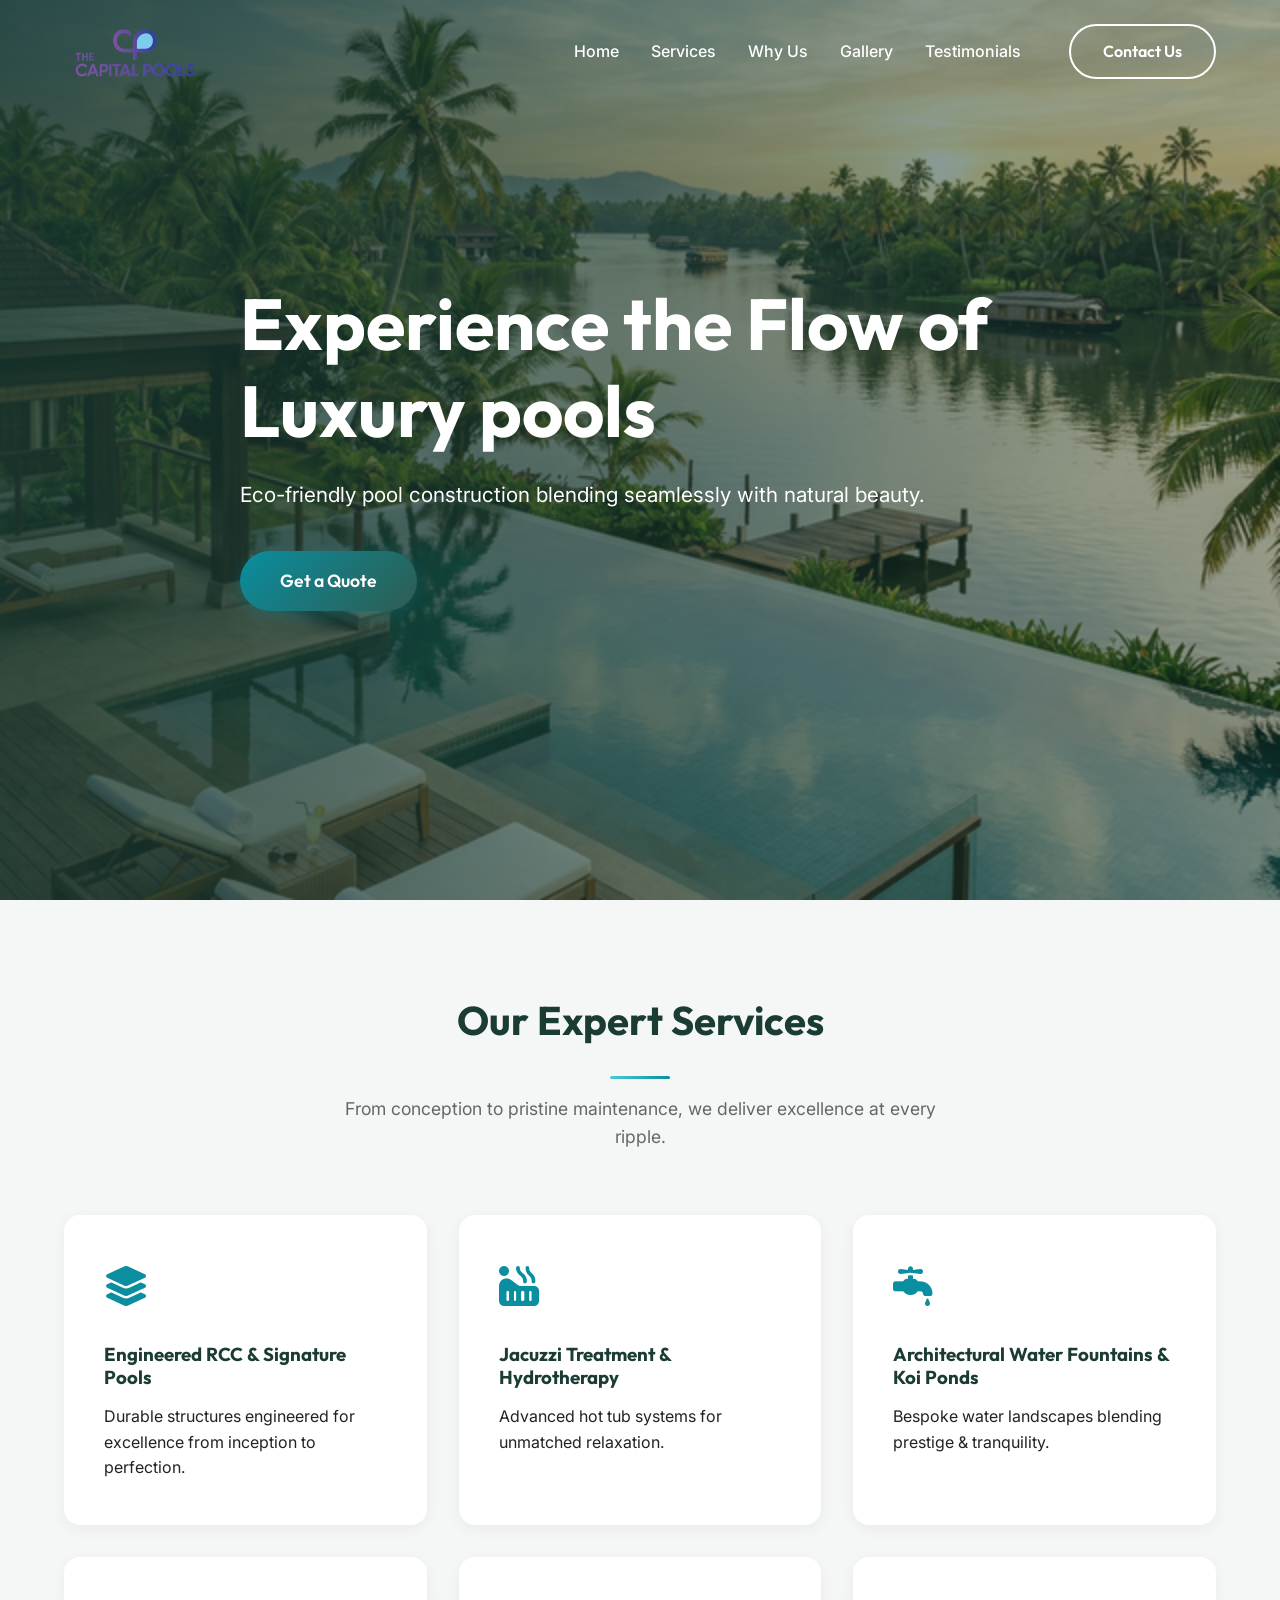
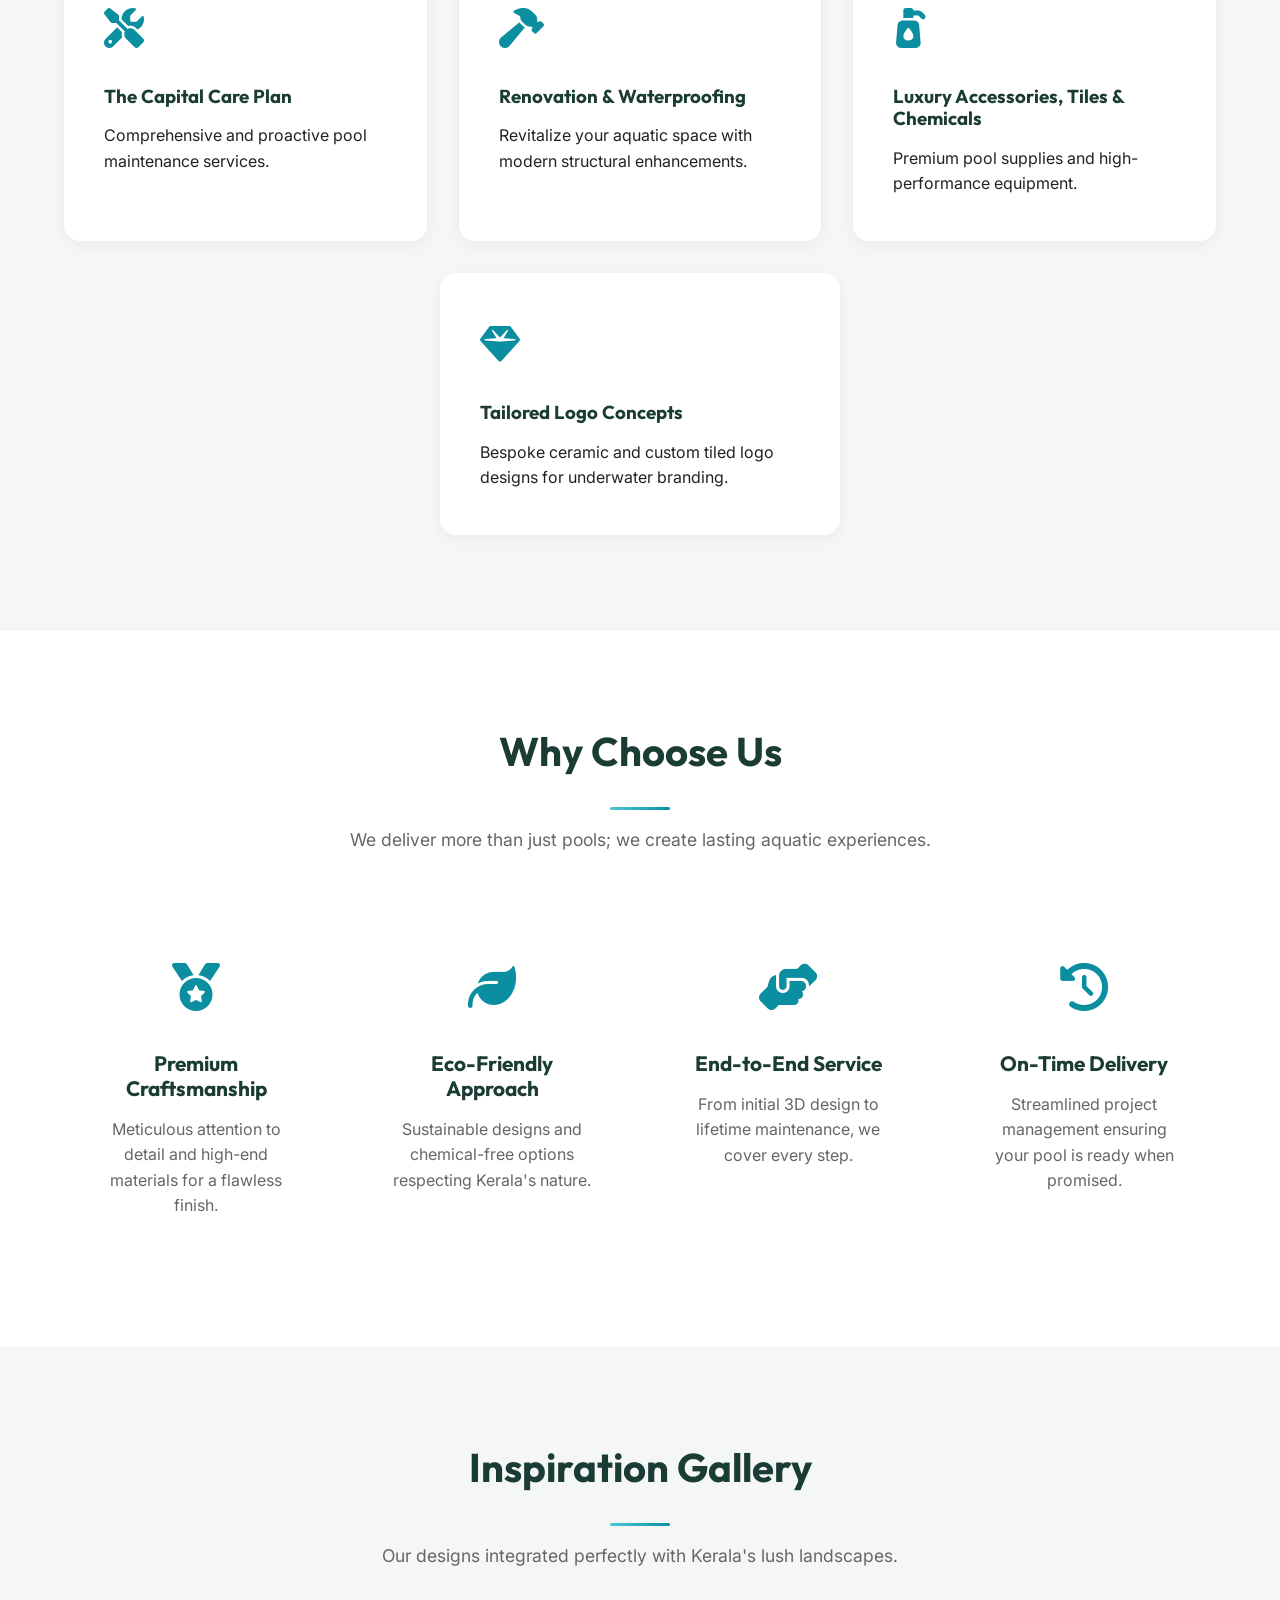
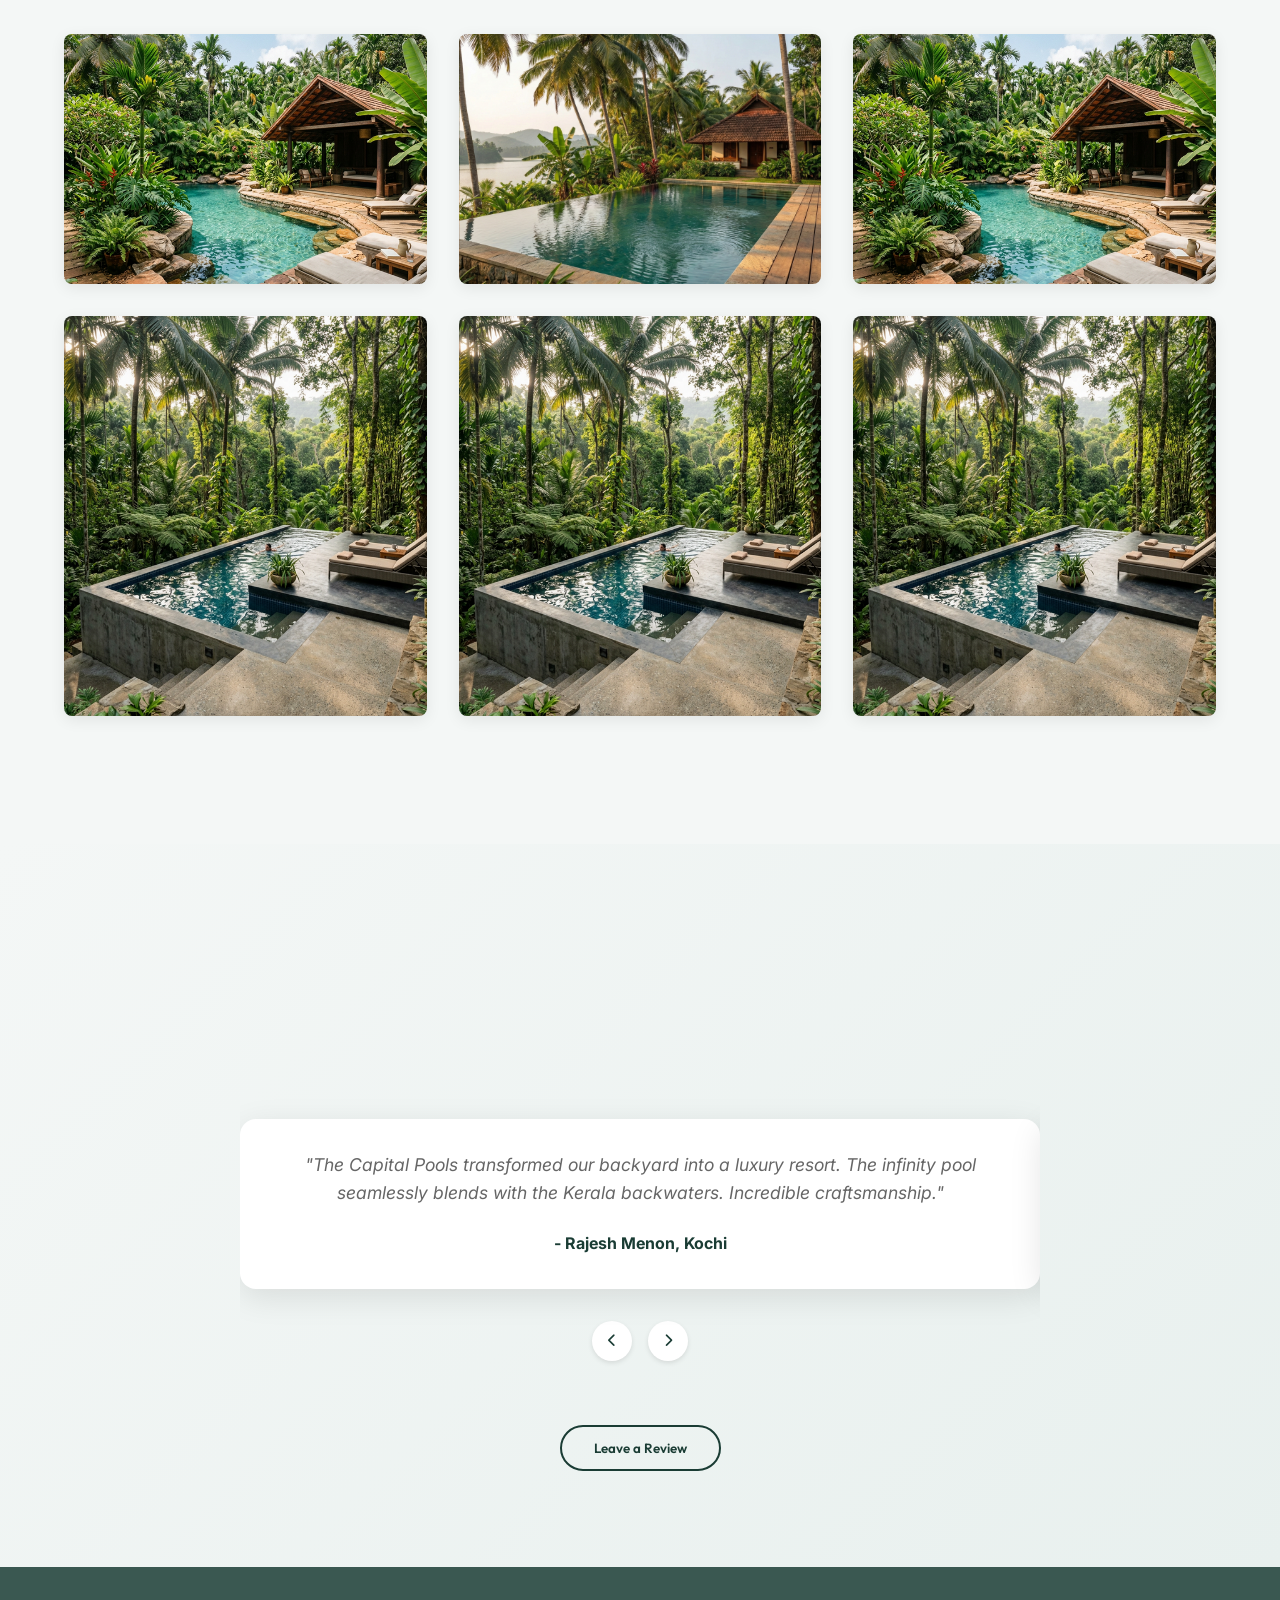
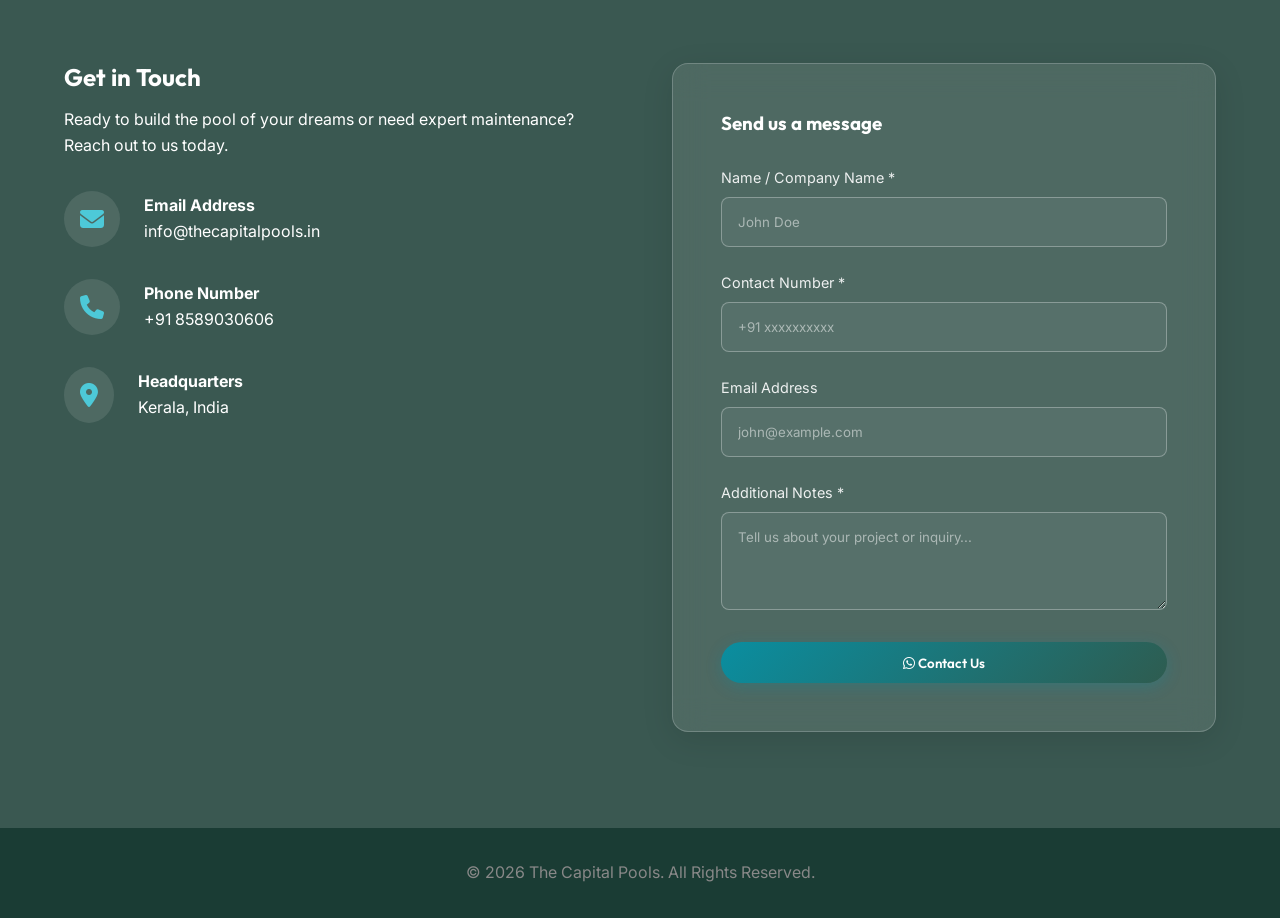
<file: index.html>
<!DOCTYPE html>
<html lang="en">

<head>
    <meta charset="UTF-8">
    <meta name="viewport" content="width=device-width, initial-scale=1.0">
    <title>The Capital Pools | Premium Pool Construction in Kerala</title>
    <meta name="description"
        content="Premium pool construction and maintenance company based in Kerala, India. Luxury infinity pools, bio-pools, and expert pool care.">
    <!-- Google Fonts -->
    <link rel="preconnect" href="https://fonts.googleapis.com">
    <link rel="preconnect" href="https://fonts.gstatic.com" crossorigin>
    <link
        href="https://fonts.googleapis.com/css2?family=Inter:wght@300;400;500;600&family=Outfit:wght@400;500;700&display=swap"
        rel="stylesheet">
    <!-- Main CSS -->
    <link rel="stylesheet" href="styles.css">
    <!-- FontAwesome for Icons -->
    <link rel="stylesheet" href="https://cdnjs.cloudflare.com/ajax/libs/font-awesome/6.4.0/css/all.min.css">
</head>

<body>
    <!-- Navbar -->
    <header class="navbar">
        <div class="container nav-content">
            <a href="#" class="logo">
                <img src="assets/logo.png" alt="The Capital Pools" class="logo-img">
            </a>
            <button class="mobile-menu-btn" aria-label="Toggle navigation">
                <i class="fa-solid fa-bars"></i>
            </button>
            <nav class="nav-links">
                <a href="#home">Home</a>
                <a href="#services">Services</a>
                <a href="#why-choose-us">Why Us</a>
                <a href="#gallery">Gallery</a>
                <a href="#testimonials">Testimonials</a>
            </nav>
            <a href="#contact" class="btn btn-outline">Contact Us</a>
        </div>
    </header>

    <!-- 1. Hero Section -->
    <section id="home" class="hero parallax-bg">
        <div class="hero-overlay"></div>
        <div class="container hero-content fade-in-up">
            <h1 class="hero-title">Experience the Flow of Luxury pools</h1>
            <p class="hero-subtitle">Eco-friendly pool construction blending seamlessly with natural beauty.
            </p>
            <a href="#contact" class="btn btn-primary btn-large glow-effect">Get a Quote</a>
        </div>
    </section>

    <!-- 2. Our Services -->
    <section id="services" class="section services">
        <div class="container">
            <div class="section-header text-center fade-in-up">
                <h2 class="section-title">Our Expert Services</h2>
                <div class="divider"></div>
                <p class="section-desc">From conception to pristine maintenance, we deliver excellence at every ripple.
                </p>
            </div>

            <div class="services-grid">
                <!-- Service 1 -->
                <a href="pools.html" style="text-decoration: none; color: inherit; display: block;">
                    <div class="service-card float-hover slide-up">
                        <div class="service-icon"><i class="fa-solid fa-layer-group"></i></div>
                        <h3>Engineered RCC & Signature Pools</h3>
                        <p>Durable structures engineered for excellence from inception to perfection.</p>
                    </div>
                </a>
                <!-- Service 2 -->
                <a href="jacuzzi.html" style="text-decoration: none; color: inherit; display: block;">
                    <div class="service-card float-hover slide-up" style="transition-delay: 0.1s;">
                        <div class="service-icon"><i class="fa-solid fa-hot-tub-person"></i></div>
                        <h3>Jacuzzi Treatment & Hydrotherapy</h3>
                        <p>Advanced hot tub systems for unmatched relaxation.</p>
                    </div>
                </a>
                <!-- Service 3 -->
                <a href="fountains.html" style="text-decoration: none; color: inherit; display: block;">
                    <div class="service-card float-hover slide-up" style="transition-delay: 0.2s;">
                        <div class="service-icon"><i class="fa-solid fa-faucet-drip"></i></div>
                        <h3>Architectural Water Fountains & Koi Ponds</h3>
                        <p>Bespoke water landscapes blending prestige & tranquility.</p>
                    </div>
                </a>
                <!-- Service 4 -->
                <a href="maintenance.html" style="text-decoration: none; color: inherit; display: block;">
                    <div class="service-card float-hover slide-up" style="transition-delay: 0.3s;">
                        <div class="service-icon"><i class="fa-solid fa-screwdriver-wrench"></i></div>
                        <h3>The Capital Care Plan</h3>
                        <p>Comprehensive and proactive pool maintenance services.</p>
                    </div>
                </a>
                <!-- Service 5 -->
                <a href="renovation.html" style="text-decoration: none; color: inherit; display: block;">
                    <div class="service-card float-hover slide-up" style="transition-delay: 0.4s;">
                        <div class="service-icon"><i class="fa-solid fa-hammer"></i></div>
                        <h3>Renovation & Waterproofing</h3>
                        <p>Revitalize your aquatic space with modern structural enhancements.</p>
                    </div>
                </a>
                <!-- Service 6 -->
                <a href="supply.html" style="text-decoration: none; color: inherit; display: block;">
                    <div class="service-card float-hover slide-up" style="transition-delay: 0.5s;">
                        <div class="service-icon"><i class="fa-solid fa-pump-soap"></i></div>
                        <h3>Luxury Accessories, Tiles & Chemicals</h3>
                        <p>Premium pool supplies and high-performance equipment.</p>
                    </div>
                </a>
                <!-- Service 7 -->
                <a href="logos.html" style="text-decoration: none; color: inherit; display: block;">
                    <div class="service-card float-hover slide-up" style="transition-delay: 0.6s;">
                        <div class="service-icon"><i class="fa-solid fa-gem"></i></div>
                        <h3>Tailored Logo Concepts</h3>
                        <p>Bespoke ceramic and custom tiled logo designs for underwater branding.</p>
                    </div>
                </a>
            </div>
        </div>
    </section>

    <!-- Why Choose Us -->
    <section id="why-choose-us" class="section why-choose-us section-light">
        <div class="container">
            <div class="section-header text-center fade-in-up">
                <h2 class="section-title">Why Choose Us</h2>
                <div class="divider"></div>
                <p class="section-desc">We deliver more than just pools; we create lasting aquatic experiences.</p>
            </div>

            <div class="features-grid">
                <div class="feature-item fade-in-up">
                    <div class="feature-icon"><i class="fa-solid fa-medal"></i></div>
                    <h3>Premium Craftsmanship</h3>
                    <p>Meticulous attention to detail and high-end materials for a flawless finish.</p>
                </div>
                <div class="feature-item fade-in-up" style="transition-delay: 0.1s;">
                    <div class="feature-icon"><i class="fa-solid fa-leaf"></i></div>
                    <h3>Eco-Friendly Approach</h3>
                    <p>Sustainable designs and chemical-free options respecting Kerala's nature.</p>
                </div>
                <div class="feature-item fade-in-up" style="transition-delay: 0.2s;">
                    <div class="feature-icon"><i class="fa-solid fa-handshake-angle"></i></div>
                    <h3>End-to-End Service</h3>
                    <p>From initial 3D design to lifetime maintenance, we cover every step.</p>
                </div>
                <div class="feature-item fade-in-up" style="transition-delay: 0.3s;">
                    <div class="feature-icon"><i class="fa-solid fa-clock-rotate-left"></i></div>
                    <h3>On-Time Delivery</h3>
                    <p>Streamlined project management ensuring your pool is ready when promised.</p>
                </div>
            </div>
        </div>
    </section>

    <!-- 3. Inspiration Gallery -->
    <section id="gallery" class="section gallery">
        <div class="container">
            <div class="section-header text-center fade-in-up">
                <h2 class="section-title">Inspiration Gallery</h2>
                <div class="divider"></div>
                <p class="section-desc">Our designs integrated perfectly with Kerala's lush landscapes.</p>
            </div>

            <div class="masonry-grid fade-in">
                <!-- Gallery Items injected by generation or placeholders -->
                <div class="masonry-item">
                    <div class="img-placeholder" style="background-image: url('assets/gallery1.png');"></div>
                </div>
                <div class="masonry-item">
                    <div class="img-placeholder" style="background-image: url('assets/gallery2.png');"></div>
                </div>
                <div class="masonry-item">
                    <div class="img-placeholder" style="background-image: url('assets/gallery3.png');"></div>
                </div>
                <div class="masonry-item">
                    <div class="img-placeholder" style="background-image: url('assets/gallery4.png');"></div>
                </div>
                <div class="masonry-item">
                    <div class="img-placeholder" style="background-image: url('assets/gallery5.png');"></div>
                </div>
                <div class="masonry-item">
                    <div class="img-placeholder" style="background-image: url('assets/gallery6.png');"></div>
                </div>
            </div>
        </div>
    </section>

    <!-- 4. Testimonials -->
    <section id="testimonials" class="section testimonials">
        <div class="container">
            <div class="section-header text-center fade-in-up">
                <h2 class="section-title">What Our Clients Say</h2>
                <div class="divider"></div>
            </div>

            <div class="carousel-container slide-up">
                <div class="carousel-track" id="testimonialTrack">
                    <!-- Dynamic Items -->
                </div>
                <div class="carousel-controls">
                    <button class="carousel-btn" id="prevBtn"><i class="fa-solid fa-chevron-left"></i></button>
                    <button class="carousel-btn" id="nextBtn"><i class="fa-solid fa-chevron-right"></i></button>
                </div>
            </div>

            <div class="text-center mt-4 fade-in-up">
                <button id="openReviewModal" class="btn btn-outline">Leave a Review</button>
            </div>
        </div>
    </section>

    <!-- 5. Contact Us & WhatsApp Integration -->
    <section id="contact" class="section contact parallax-contact">
        <div class="contact-overlay"></div>
        <div class="container contact-container fade-in">
            <div class="contact-info float-layer">
                <h2>Get in Touch</h2>
                <p>Ready to build the pool of your dreams or need expert maintenance? Reach out to us today.</p>

                <div class="info-item">
                    <i class="fa-solid fa-envelope"></i>
                    <div>
                        <strong>Email Address</strong>
                        <p>info@thecapitalpools.in</p>
                    </div>
                </div>
                <div class="info-item">
                    <i class="fa-solid fa-phone"></i>
                    <div>
                        <strong>Phone Number</strong>
                        <p>+91 8589030606</p>
                    </div>
                </div>
                <div class="info-item">
                    <i class="fa-solid fa-location-dot"></i>
                    <div>
                        <strong>Headquarters</strong>
                        <p>Kerala, India</p>
                    </div>
                </div>
            </div>

            <div class="contact-form-wrapper float-layer glassmorphism">
                <form id="whatsappForm" class="contact-form">
                    <h3>Send us a message</h3>
                    <div class="form-group">
                        <label for="name">Name / Company Name *</label>
                        <input type="text" id="name" required placeholder="John Doe">
                    </div>
                    <div class="form-group">
                        <label for="phone">Contact Number *</label>
                        <input type="tel" id="phone" required placeholder="+91 xxxxxxxxxx">
                    </div>
                    <div class="form-group">
                        <label for="email">Email Address</label>
                        <input type="email" id="email" placeholder="john@example.com">
                    </div>
                    <div class="form-group">
                        <label for="notes">Additional Notes *</label>
                        <textarea id="notes" rows="4" required
                            placeholder="Tell us about your project or inquiry..."></textarea>
                    </div>
                    <button type="submit" class="btn btn-primary btn-block glow-effect">
                        <i class="fa-brands fa-whatsapp"></i> Contact Us
                    </button>
                </form>
            </div>
        </div>
    </section>

    <!-- Footer -->
    <footer class="footer">
        <div class="container text-center">
            <p>&copy; 2026 The Capital Pools. All Rights Reserved.</p>
        </div>
    </footer>

    <!-- Review Modal -->
    <div id="reviewModal" class="modal">
        <div class="modal-content glassmorphism">
            <span class="close-btn">&times;</span>
            <h2>Leave a Review</h2>
            <form id="reviewForm" class="contact-form">
                <div class="form-group">
                    <label for="reviewName">Your Name</label>
                    <input type="text" id="reviewName" required>
                </div>
                <div class="form-group">
                    <label for="reviewText">Your Review</label>
                    <textarea id="reviewText" rows="4" required></textarea>
                </div>
                <button type="button" id="submitReview" class="btn btn-primary btn-block">Submit Review</button>
            </form>
        </div>
    </div>

    <!-- Main JS -->
    <script src="script.js"></script>
</body>

</html>
</file>
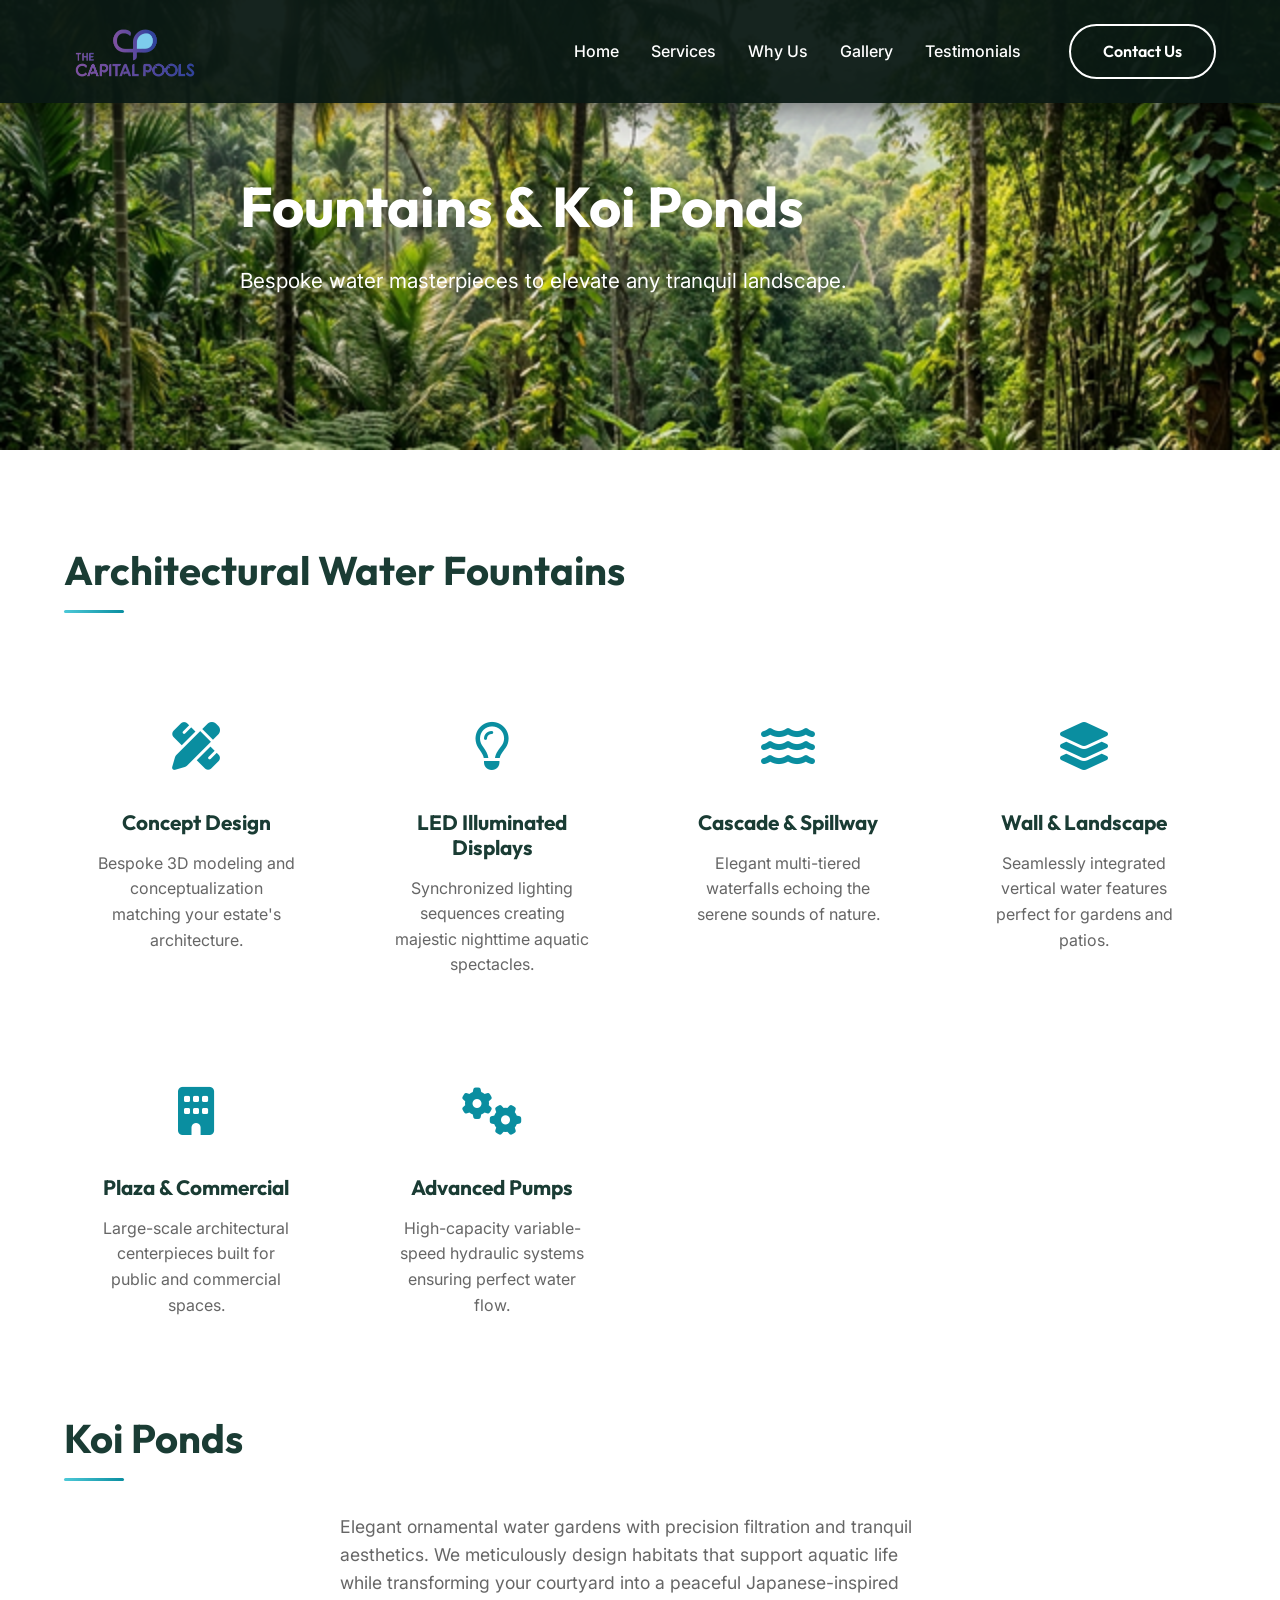
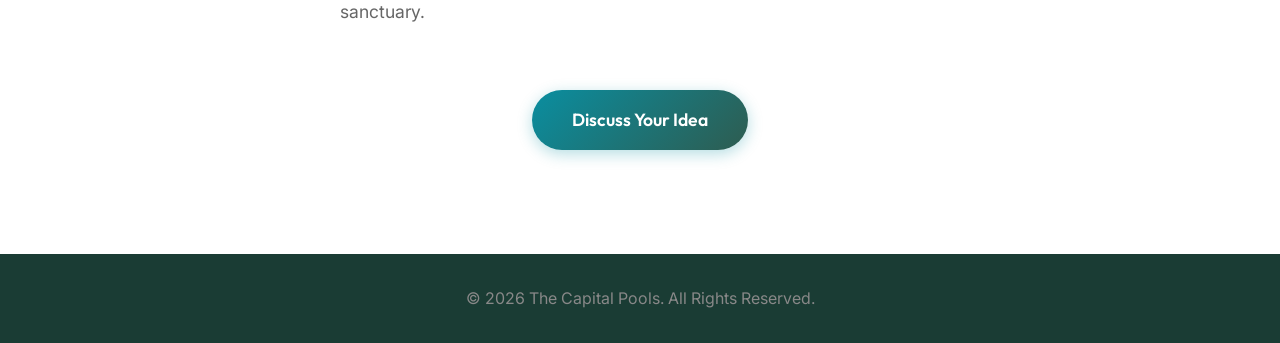
<file: fountains.html>
<!DOCTYPE html>
<html lang="en">

<head>
    <meta charset="UTF-8">
    <meta name="viewport" content="width=device-width, initial-scale=1.0">
    <title>Architectural Water Fountains & Koi Ponds | The Capital Pools</title>
    <meta name="description"
        content="Beautiful architectural water fountains and elegant Koi ponds by The Capital Pools.">
    <!-- Google Fonts -->
    <link rel="preconnect" href="https://fonts.googleapis.com">
    <link rel="preconnect" href="https://fonts.gstatic.com" crossorigin>
    <link
        href="https://fonts.googleapis.com/css2?family=Inter:wght@300;400;500;600&family=Outfit:wght@400;500;700&display=swap"
        rel="stylesheet">
    <!-- Main CSS -->
    <link rel="stylesheet" href="styles.css">
    <!-- FontAwesome for Icons -->
    <link rel="stylesheet" href="https://cdnjs.cloudflare.com/ajax/libs/font-awesome/6.4.0/css/all.min.css">
</head>

<body>
    <!-- Navbar -->
    <header class="navbar" style="background: rgba(10, 25, 20, 0.95); box-shadow: 0 4px 30px rgba(0, 0, 0, 0.5);">
        <div class="container nav-content">
            <a href="index.html" class="logo">
                <img src="assets/logo.png" alt="The Capital Pools" class="logo-img">
            </a>
            <button class="mobile-menu-btn" aria-label="Toggle navigation">
                <i class="fa-solid fa-bars"></i>
            </button>
            <nav class="nav-links">
                <a href="index.html#home">Home</a>
                <a href="index.html#services">Services</a>
                <a href="index.html#why-choose-us">Why Us</a>
                <a href="index.html#gallery">Gallery</a>
                <a href="index.html#testimonials">Testimonials</a>
            </nav>
            <a href="index.html#contact" class="btn btn-outline">Contact Us</a>
        </div>
    </header>

    <!-- Hero Section -->
    <section class="hero parallax-bg"
        style="height: 50vh; display: flex; align-items: center; background-position: center; background-size: cover; background-image: url('assets/gallery2.png');">
        <div class="hero-overlay"
            style="background: linear-gradient(to top, var(--bg-primary), rgba(10, 25, 20, 0.6));"></div>
        <div class="container hero-content fade-in-up" style="margin-top: 60px;">
            <h1 class="hero-title" style="font-size: 3.5rem;">Fountains & Koi Ponds</h1>
            <p class="hero-subtitle">Bespoke water masterpieces to elevate any tranquil landscape.</p>
        </div>
    </section>

    <!-- Content Section -->
    <section class="section section-light">
        <div class="container fade-in-up">
            <div class="section-header fade-in-up">
                <h2 class="section-title">Architectural Water Fountains</h2>
                <div class="divider" style="margin: 0 auto 2rem 0;"></div>
            </div>
            <div class="features-grid mb-5">
                <div class="feature-item fade-in-up">
                    <div class="feature-icon"><i class="fa-solid fa-pen-ruler"></i></div>
                    <h3>Concept Design</h3>
                    <p>Bespoke 3D modeling and conceptualization matching your estate's architecture.</p>
                </div>
                <div class="feature-item fade-in-up" style="transition-delay: 0.1s;">
                    <div class="feature-icon"><i class="fa-regular fa-lightbulb"></i></div>
                    <h3>LED Illuminated Displays</h3>
                    <p>Synchronized lighting sequences creating majestic nighttime aquatic spectacles.</p>
                </div>
                <div class="feature-item fade-in-up" style="transition-delay: 0.2s;">
                    <div class="feature-icon"><i class="fa-solid fa-water"></i></div>
                    <h3>Cascade & Spillway</h3>
                    <p>Elegant multi-tiered waterfalls echoing the serene sounds of nature.</p>
                </div>
                <div class="feature-item fade-in-up" style="transition-delay: 0.3s;">
                    <div class="feature-icon"><i class="fa-solid fa-layer-group"></i></div>
                    <h3>Wall & Landscape</h3>
                    <p>Seamlessly integrated vertical water features perfect for gardens and patios.</p>
                </div>
                <div class="feature-item fade-in-up" style="transition-delay: 0.4s;">
                    <div class="feature-icon"><i class="fa-solid fa-building"></i></div>
                    <h3>Plaza & Commercial</h3>
                    <p>Large-scale architectural centerpieces built for public and commercial spaces.</p>
                </div>
                <div class="feature-item fade-in-up" style="transition-delay: 0.5s;">
                    <div class="feature-icon"><i class="fa-solid fa-gears"></i></div>
                    <h3>Advanced Pumps</h3>
                    <p>High-capacity variable-speed hydraulic systems ensuring perfect water flow.</p>
                </div>
            </div>

            <div class="section-header fade-in-up" style="margin-top: 4rem;">
                <h2 class="section-title">Koi Ponds</h2>
                <div class="divider" style="margin: 0 auto 2rem 0;"></div>
                <p class="section-desc text-left">Elegant ornamental water gardens with precision filtration and
                    tranquil aesthetics. We meticulously design habitats that support aquatic life while transforming
                    your courtyard into a peaceful Japanese-inspired sanctuary.</p>
            </div>

            <div class="text-center" style="margin-top: 4rem;">
                <a href="index.html#contact" class="btn btn-primary btn-large glow-effect">Discuss Your Idea</a>
            </div>
        </div>
    </section>

    <!-- Footer -->
    <footer class="footer">
        <div class="container text-center">
            <p>&copy; 2026 The Capital Pools. All Rights Reserved.</p>
        </div>
    </footer>

    <!-- Main JS -->
    <script src="script.js"></script>
</body>

</html>
</file>
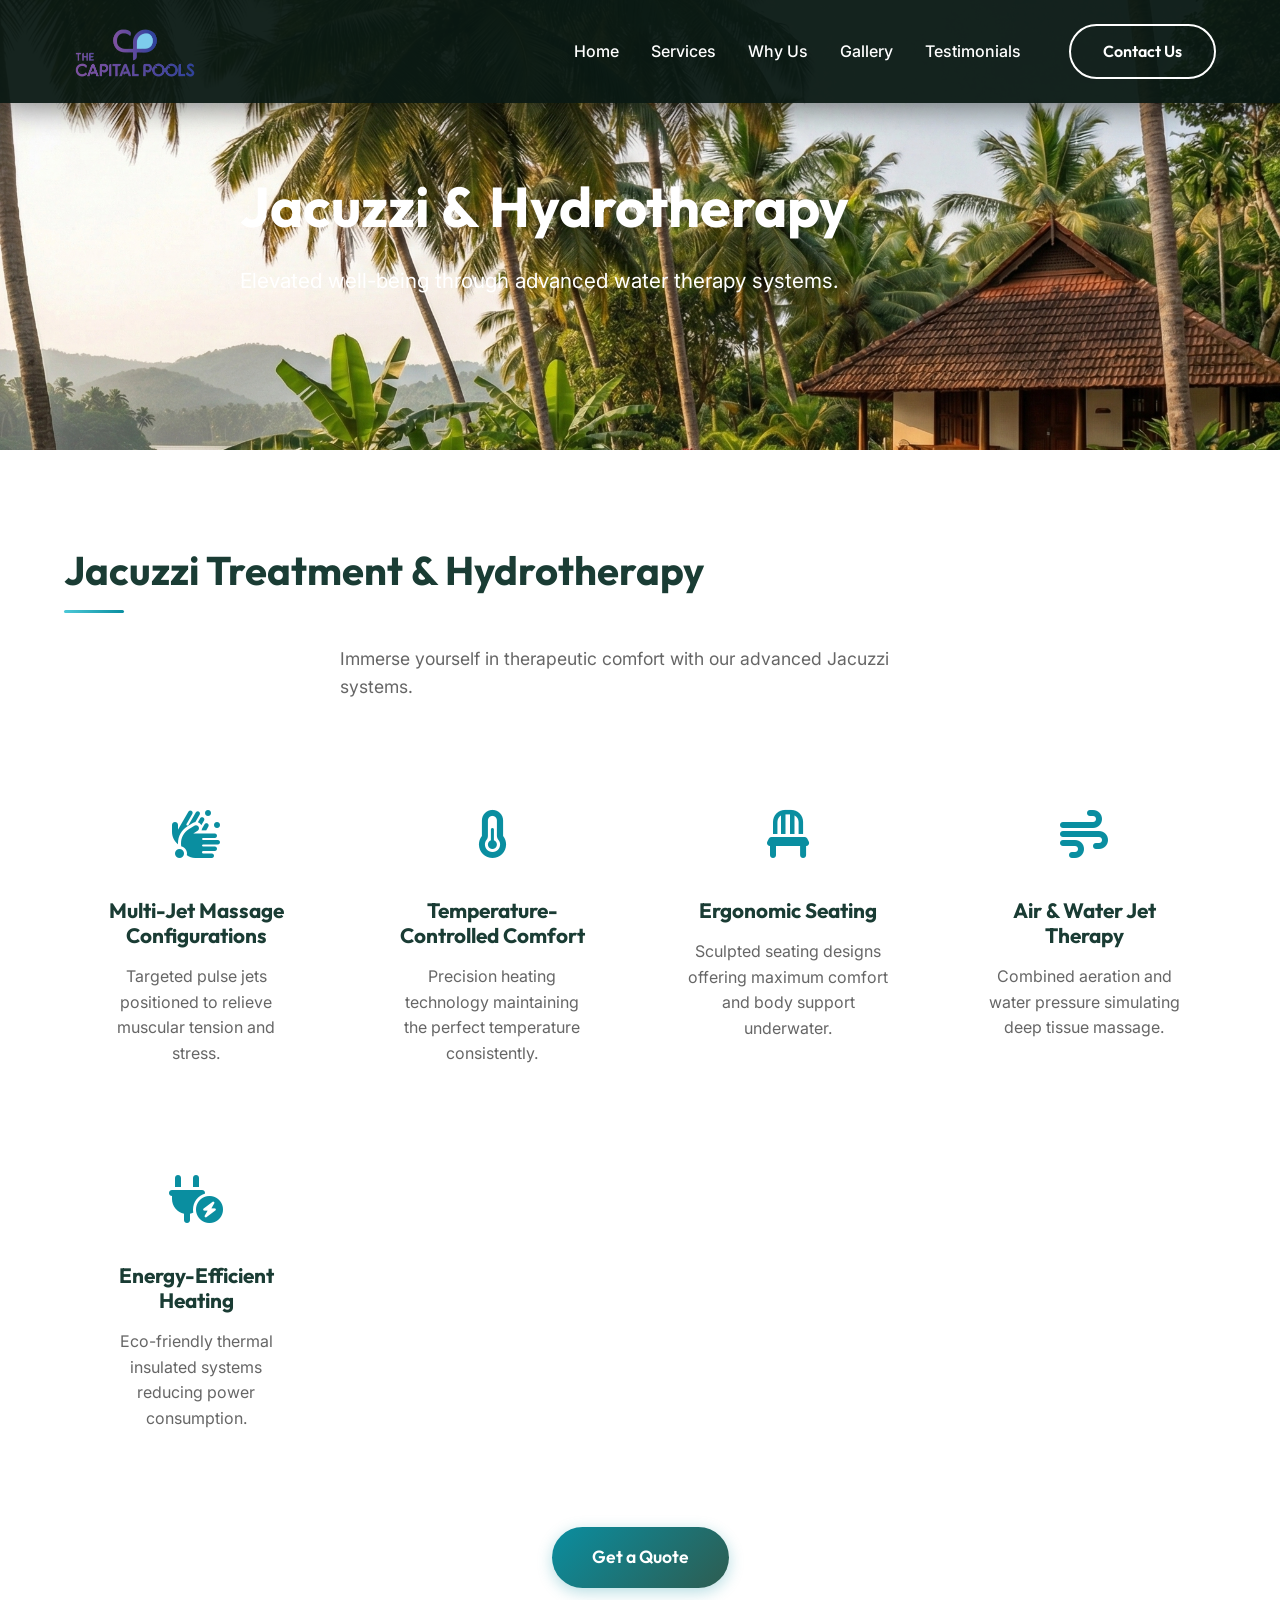
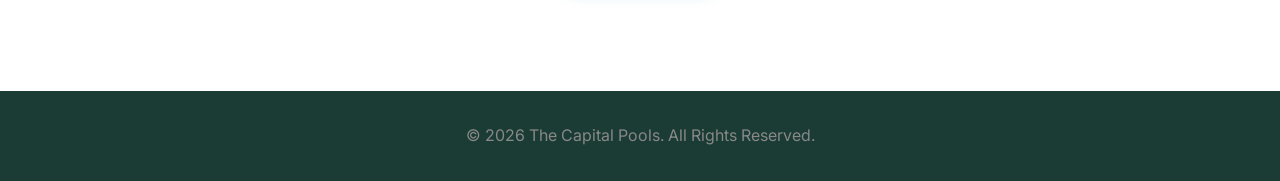
<file: jacuzzi.html>
<!DOCTYPE html>
<html lang="en">

<head>
    <meta charset="UTF-8">
    <meta name="viewport" content="width=device-width, initial-scale=1.0">
    <title>Jacuzzi Treatment & Hydrotherapy | The Capital Pools</title>
    <meta name="description" content="Jacuzzi installation and premium hydrotherapy treatments by The Capital Pools.">
    <!-- Google Fonts -->
    <link rel="preconnect" href="https://fonts.googleapis.com">
    <link rel="preconnect" href="https://fonts.gstatic.com" crossorigin>
    <link
        href="https://fonts.googleapis.com/css2?family=Inter:wght@300;400;500;600&family=Outfit:wght@400;500;700&display=swap"
        rel="stylesheet">
    <!-- Main CSS -->
    <link rel="stylesheet" href="styles.css">
    <!-- FontAwesome for Icons -->
    <link rel="stylesheet" href="https://cdnjs.cloudflare.com/ajax/libs/font-awesome/6.4.0/css/all.min.css">
</head>

<body>
    <!-- Navbar -->
    <header class="navbar" style="background: rgba(10, 25, 20, 0.95); box-shadow: 0 4px 30px rgba(0, 0, 0, 0.5);">
        <div class="container nav-content">
            <a href="index.html" class="logo">
                <img src="assets/logo.png" alt="The Capital Pools" class="logo-img">
            </a>
            <button class="mobile-menu-btn" aria-label="Toggle navigation">
                <i class="fa-solid fa-bars"></i>
            </button>
            <nav class="nav-links">
                <a href="index.html#home">Home</a>
                <a href="index.html#services">Services</a>
                <a href="index.html#why-choose-us">Why Us</a>
                <a href="index.html#gallery">Gallery</a>
                <a href="index.html#testimonials">Testimonials</a>
            </nav>
            <a href="index.html#contact" class="btn btn-outline">Contact Us</a>
        </div>
    </header>

    <!-- Hero Section -->
    <section class="hero parallax-bg"
        style="height: 50vh; display: flex; align-items: center; background-position: center; background-size: cover; background-image: url('assets/gallery3.png');">
        <div class="hero-overlay"
            style="background: linear-gradient(to top, var(--bg-primary), rgba(10, 25, 20, 0.6));"></div>
        <div class="container hero-content fade-in-up" style="margin-top: 60px;">
            <h1 class="hero-title" style="font-size: 3.5rem;">Jacuzzi & Hydrotherapy</h1>
            <p class="hero-subtitle">Elevated well-being through advanced water therapy systems.</p>
        </div>
    </section>

    <!-- Content Section -->
    <section class="section section-light">
        <div class="container fade-in-up">
            <div class="section-header fade-in-up">
                <h2 class="section-title">Jacuzzi Treatment & Hydrotherapy</h2>
                <div class="divider" style="margin: 0 auto 2rem 0;"></div>
                <p class="section-desc text-left">Immerse yourself in therapeutic comfort with our advanced Jacuzzi
                    systems.</p>
            </div>
            <div class="features-grid">
                <div class="feature-item fade-in-up">
                    <div class="feature-icon"><i class="fa-solid fa-hands-bubbles"></i></div>
                    <h3>Multi-Jet Massage Configurations</h3>
                    <p>Targeted pulse jets positioned to relieve muscular tension and stress.</p>
                </div>
                <div class="feature-item fade-in-up" style="transition-delay: 0.1s;">
                    <div class="feature-icon"><i class="fa-solid fa-temperature-half"></i></div>
                    <h3>Temperature-Controlled Comfort</h3>
                    <p>Precision heating technology maintaining the perfect temperature consistently.</p>
                </div>
                <div class="feature-item fade-in-up" style="transition-delay: 0.2s;">
                    <div class="feature-icon"><i class="fa-solid fa-chair"></i></div>
                    <h3>Ergonomic Seating</h3>
                    <p>Sculpted seating designs offering maximum comfort and body support underwater.</p>
                </div>
                <div class="feature-item fade-in-up" style="transition-delay: 0.3s;">
                    <div class="feature-icon"><i class="fa-solid fa-wind"></i></div>
                    <h3>Air & Water Jet Therapy</h3>
                    <p>Combined aeration and water pressure simulating deep tissue massage.</p>
                </div>
                <div class="feature-item fade-in-up" style="transition-delay: 0.4s;">
                    <div class="feature-icon"><i class="fa-solid fa-plug-circle-bolt"></i></div>
                    <h3>Energy-Efficient Heating</h3>
                    <p>Eco-friendly thermal insulated systems reducing power consumption.</p>
                </div>
            </div>

            <div class="text-center" style="margin-top: 4rem;">
                <a href="index.html#contact" class="btn btn-primary btn-large glow-effect">Get a Quote</a>
            </div>
        </div>
    </section>

    <!-- Footer -->
    <footer class="footer">
        <div class="container text-center">
            <p>&copy; 2026 The Capital Pools. All Rights Reserved.</p>
        </div>
    </footer>

    <!-- Main JS -->
    <script src="script.js"></script>
</body>

</html>
</file>
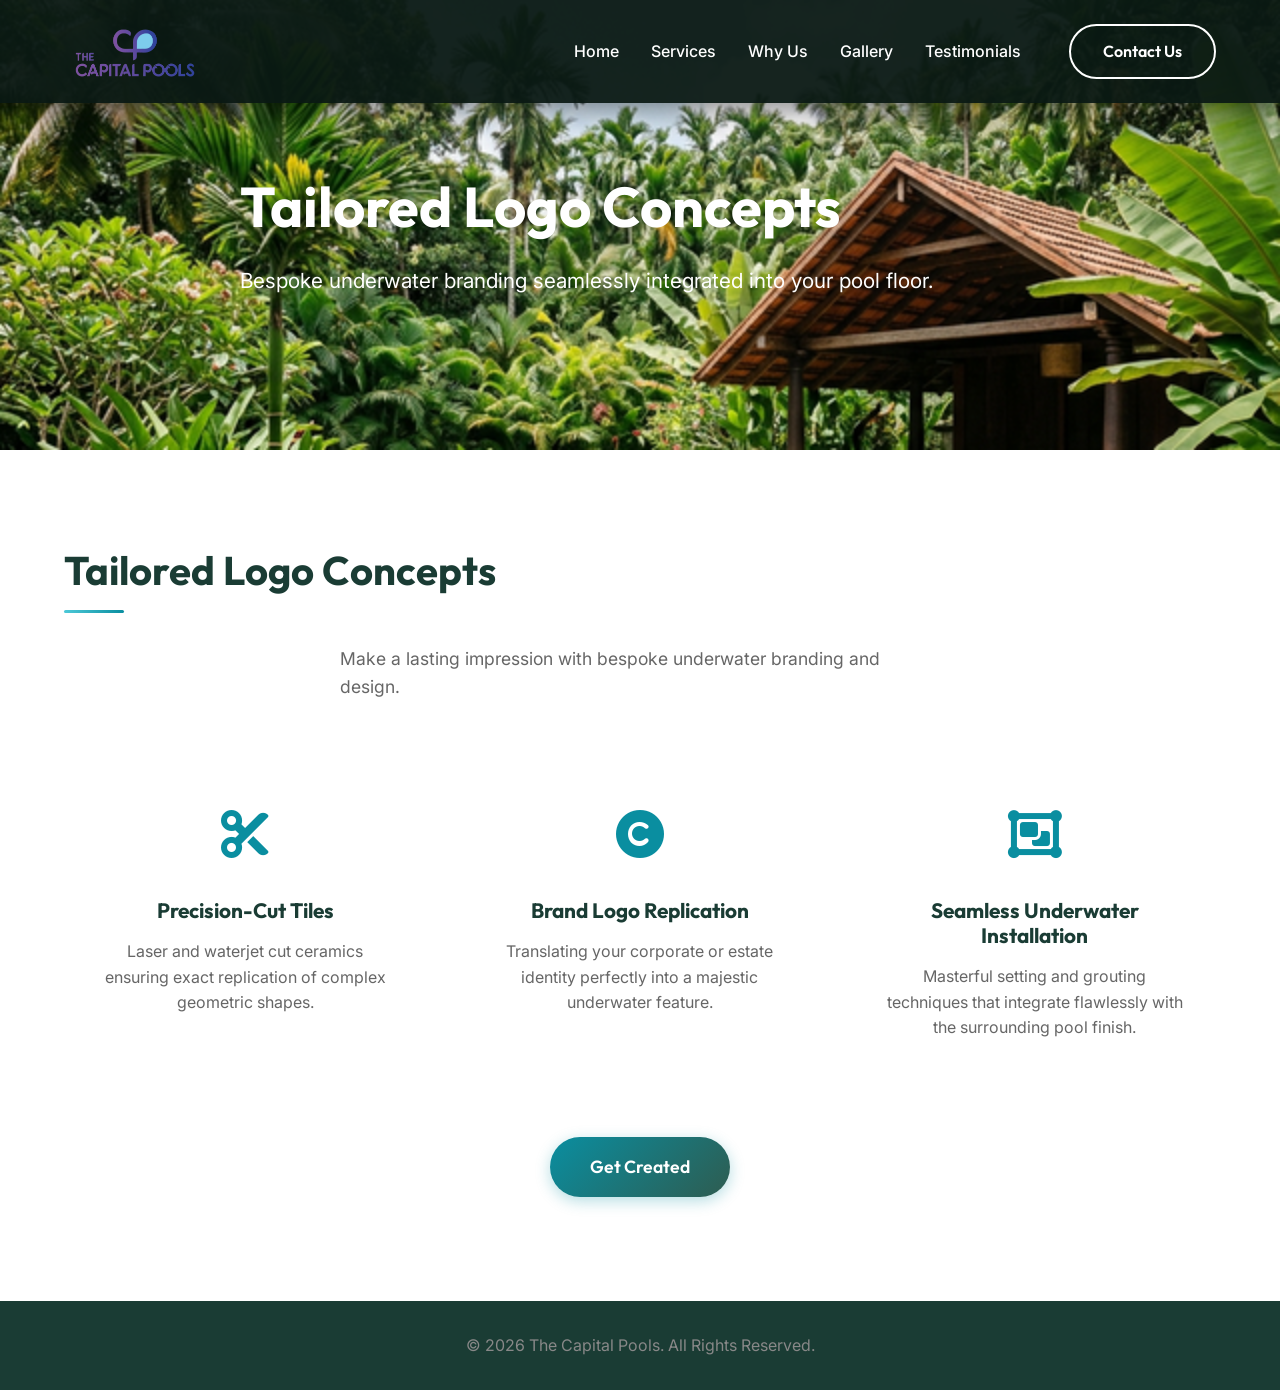
<file: logos.html>
<!DOCTYPE html>
<html lang="en">

<head>
    <meta charset="UTF-8">
    <meta name="viewport" content="width=device-width, initial-scale=1.0">
    <title>Tailored Logo Concepts | The Capital Pools</title>
    <meta name="description" content="Bespoke ceramic and custom tiled logo designs for underwater branding.">
    <!-- Google Fonts -->
    <link rel="preconnect" href="https://fonts.googleapis.com">
    <link rel="preconnect" href="https://fonts.gstatic.com" crossorigin>
    <link
        href="https://fonts.googleapis.com/css2?family=Inter:wght@300;400;500;600&family=Outfit:wght@400;500;700&display=swap"
        rel="stylesheet">
    <!-- Main CSS -->
    <link rel="stylesheet" href="styles.css">
    <!-- FontAwesome for Icons -->
    <link rel="stylesheet" href="https://cdnjs.cloudflare.com/ajax/libs/font-awesome/6.4.0/css/all.min.css">
</head>

<body>
    <!-- Navbar -->
    <header class="navbar" style="background: rgba(10, 25, 20, 0.95); box-shadow: 0 4px 30px rgba(0, 0, 0, 0.5);">
        <div class="container nav-content">
            <a href="index.html" class="logo">
                <img src="assets/logo.png" alt="The Capital Pools" class="logo-img">
            </a>
            <button class="mobile-menu-btn" aria-label="Toggle navigation">
                <i class="fa-solid fa-bars"></i>
            </button>
            <nav class="nav-links">
                <a href="index.html#home">Home</a>
                <a href="index.html#services">Services</a>
                <a href="index.html#why-choose-us">Why Us</a>
                <a href="index.html#gallery">Gallery</a>
                <a href="index.html#testimonials">Testimonials</a>
            </nav>
            <a href="index.html#contact" class="btn btn-outline">Contact Us</a>
        </div>
    </header>

    <!-- Hero Section -->
    <section class="hero parallax-bg"
        style="height: 50vh; display: flex; align-items: center; background-position: center; background-size: cover; background-image: url('assets/gallery1.png');">
        <div class="hero-overlay"
            style="background: linear-gradient(to top, var(--bg-primary), rgba(10, 25, 20, 0.6));"></div>
        <div class="container hero-content fade-in-up" style="margin-top: 60px;">
            <h1 class="hero-title" style="font-size: 3.5rem;">Tailored Logo Concepts</h1>
            <p class="hero-subtitle">Bespoke underwater branding seamlessly integrated into your pool floor.</p>
        </div>
    </section>

    <!-- Content Section -->
    <section class="section section-light">
        <div class="container fade-in-up">
            <div class="section-header fade-in-up">
                <h2 class="section-title">Tailored Logo Concepts</h2>
                <div class="divider" style="margin: 0 auto 2rem 0;"></div>
                <p class="section-desc text-left">Make a lasting impression with bespoke underwater branding and design.
                </p>
            </div>
            <div class="features-grid">
                <div class="feature-item fade-in-up">
                    <div class="feature-icon"><i class="fa-solid fa-scissors"></i></div>
                    <h3>Precision-Cut Tiles</h3>
                    <p>Laser and waterjet cut ceramics ensuring exact replication of complex geometric shapes.</p>
                </div>
                <div class="feature-item fade-in-up" style="transition-delay: 0.1s;">
                    <div class="feature-icon"><i class="fa-solid fa-copyright"></i></div>
                    <h3>Brand Logo Replication</h3>
                    <p>Translating your corporate or estate identity perfectly into a majestic underwater feature.</p>
                </div>
                <div class="feature-item fade-in-up" style="transition-delay: 0.2s;">
                    <div class="feature-icon"><i class="fa-solid fa-object-group"></i></div>
                    <h3>Seamless Underwater Installation</h3>
                    <p>Masterful setting and grouting techniques that integrate flawlessly with the surrounding pool
                        finish.</p>
                </div>
            </div>

            <div class="text-center" style="margin-top: 4rem;">
                <a href="index.html#contact" class="btn btn-primary btn-large glow-effect">Get Created</a>
            </div>
        </div>
    </section>

    <!-- Footer -->
    <footer class="footer">
        <div class="container text-center">
            <p>&copy; 2026 The Capital Pools. All Rights Reserved.</p>
        </div>
    </footer>

    <!-- Main JS -->
    <script src="script.js"></script>
</body>

</html>
</file>
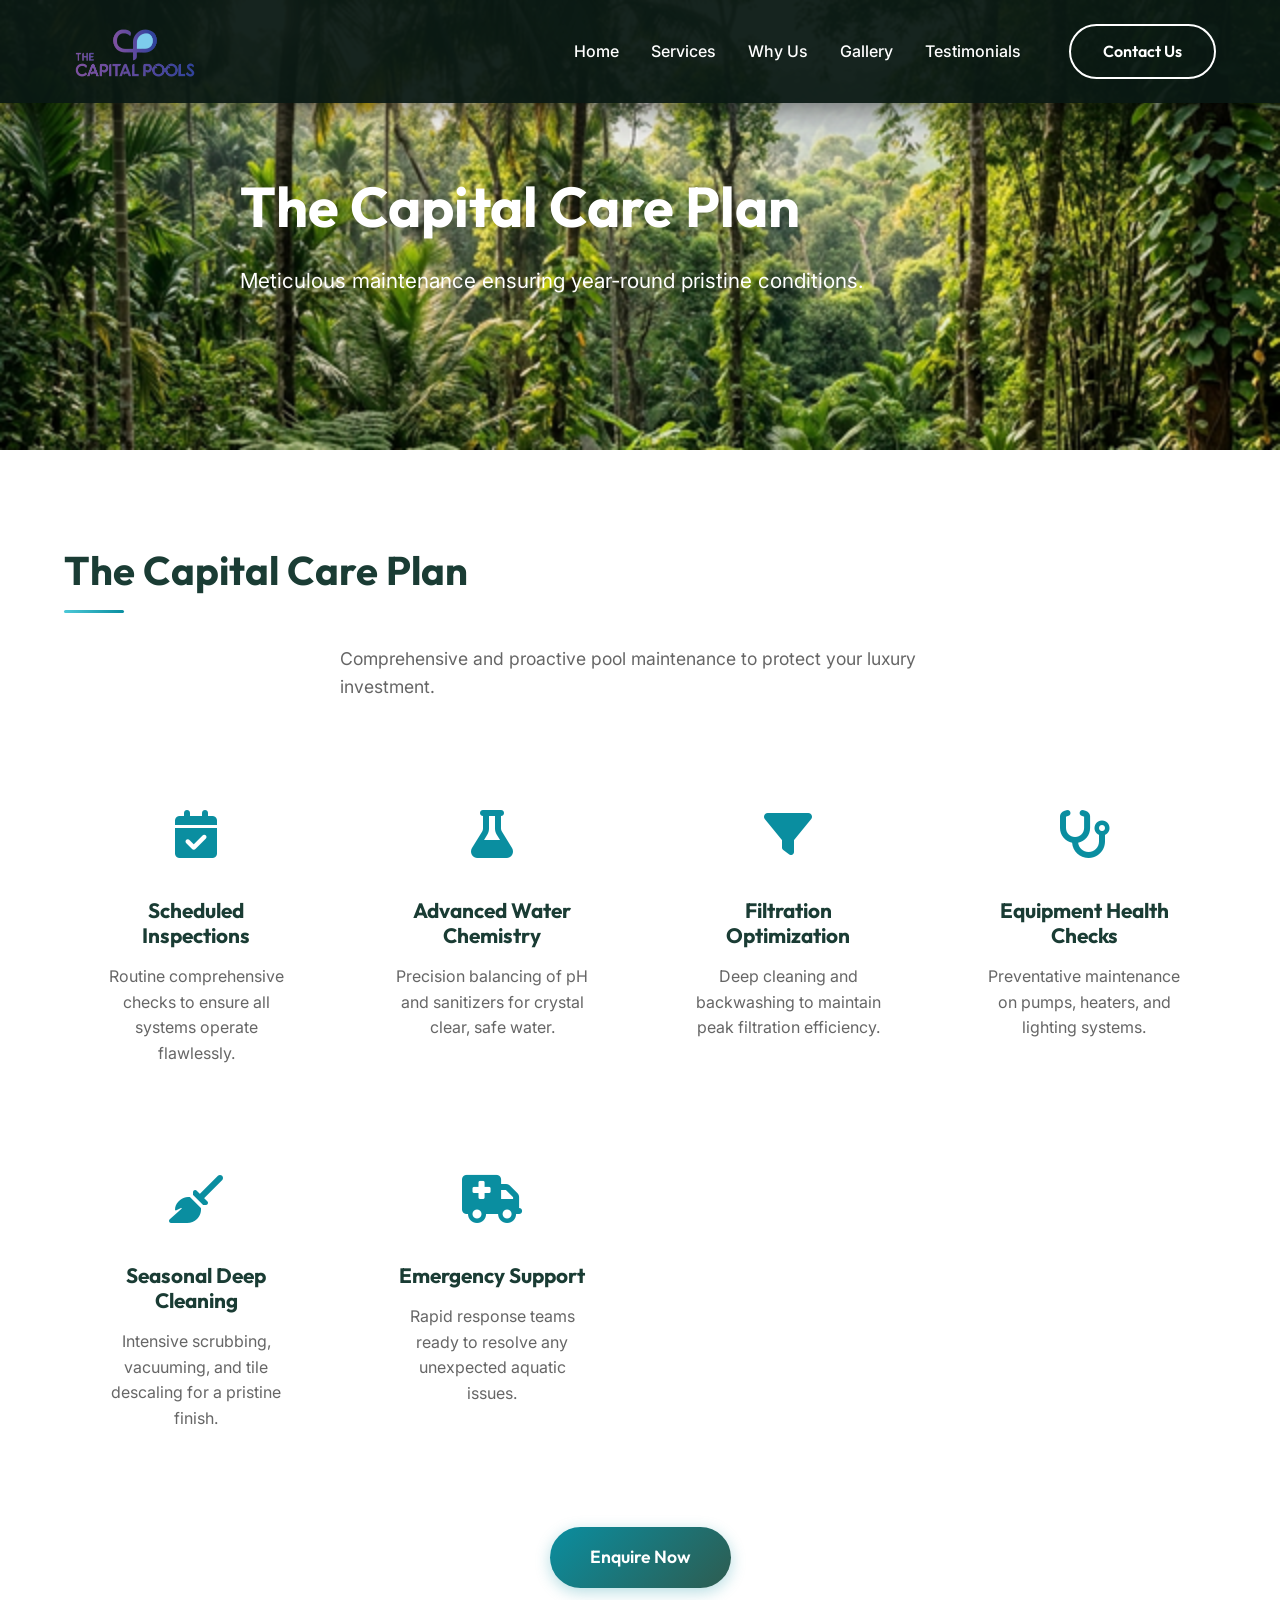
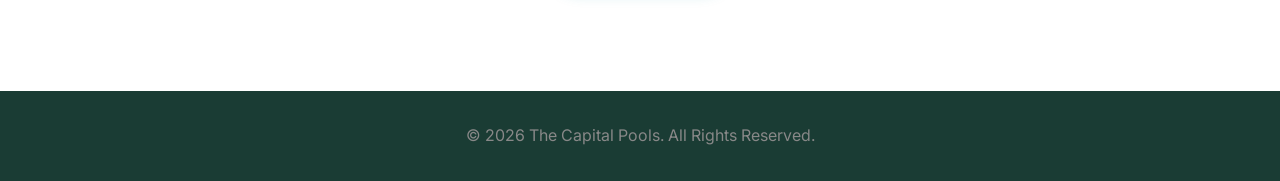
<file: maintenance.html>
<!DOCTYPE html>
<html lang="en">

<head>
    <meta charset="UTF-8">
    <meta name="viewport" content="width=device-width, initial-scale=1.0">
    <title>The Capital Care Plan | The Capital Pools</title>
    <meta name="description" content="Comprehensive and proactive pool maintenance services by The Capital Pools.">
    <!-- Google Fonts -->
    <link rel="preconnect" href="https://fonts.googleapis.com">
    <link rel="preconnect" href="https://fonts.gstatic.com" crossorigin>
    <link
        href="https://fonts.googleapis.com/css2?family=Inter:wght@300;400;500;600&family=Outfit:wght@400;500;700&display=swap"
        rel="stylesheet">
    <!-- Main CSS -->
    <link rel="stylesheet" href="styles.css">
    <!-- FontAwesome for Icons -->
    <link rel="stylesheet" href="https://cdnjs.cloudflare.com/ajax/libs/font-awesome/6.4.0/css/all.min.css">
</head>

<body>
    <!-- Navbar -->
    <header class="navbar" style="background: rgba(10, 25, 20, 0.95); box-shadow: 0 4px 30px rgba(0, 0, 0, 0.5);">
        <div class="container nav-content">
            <a href="index.html" class="logo">
                <img src="assets/logo.png" alt="The Capital Pools" class="logo-img">
            </a>
            <button class="mobile-menu-btn" aria-label="Toggle navigation">
                <i class="fa-solid fa-bars"></i>
            </button>
            <nav class="nav-links">
                <a href="index.html#home">Home</a>
                <a href="index.html#services">Services</a>
                <a href="index.html#why-choose-us">Why Us</a>
                <a href="index.html#gallery">Gallery</a>
                <a href="index.html#testimonials">Testimonials</a>
            </nav>
            <a href="index.html#contact" class="btn btn-outline">Contact Us</a>
        </div>
    </header>

    <!-- Hero Section -->
    <section class="hero parallax-bg"
        style="height: 50vh; display: flex; align-items: center; background-position: center; background-size: cover; background-image: url('assets/gallery4.png');">
        <div class="hero-overlay"
            style="background: linear-gradient(to top, var(--bg-primary), rgba(10, 25, 20, 0.6));"></div>
        <div class="container hero-content fade-in-up" style="margin-top: 60px;">
            <h1 class="hero-title" style="font-size: 3.5rem;">The Capital Care Plan</h1>
            <p class="hero-subtitle">Meticulous maintenance ensuring year-round pristine conditions.</p>
        </div>
    </section>

    <!-- Content Section -->
    <section class="section section-light">
        <div class="container fade-in-up">
            <div class="section-header fade-in-up">
                <h2 class="section-title">The Capital Care Plan</h2>
                <div class="divider" style="margin: 0 auto 2rem 0;"></div>
                <p class="section-desc text-left">Comprehensive and proactive pool maintenance to protect your luxury
                    investment.</p>
            </div>
            <div class="features-grid">
                <div class="feature-item fade-in-up">
                    <div class="feature-icon"><i class="fa-solid fa-calendar-check"></i></div>
                    <h3>Scheduled Inspections</h3>
                    <p>Routine comprehensive checks to ensure all systems operate flawlessly.</p>
                </div>
                <div class="feature-item fade-in-up" style="transition-delay: 0.1s;">
                    <div class="feature-icon"><i class="fa-solid fa-flask"></i></div>
                    <h3>Advanced Water Chemistry</h3>
                    <p>Precision balancing of pH and sanitizers for crystal clear, safe water.</p>
                </div>
                <div class="feature-item fade-in-up" style="transition-delay: 0.2s;">
                    <div class="feature-icon"><i class="fa-solid fa-filter"></i></div>
                    <h3>Filtration Optimization</h3>
                    <p>Deep cleaning and backwashing to maintain peak filtration efficiency.</p>
                </div>
                <div class="feature-item fade-in-up" style="transition-delay: 0.3s;">
                    <div class="feature-icon"><i class="fa-solid fa-stethoscope"></i></div>
                    <h3>Equipment Health Checks</h3>
                    <p>Preventative maintenance on pumps, heaters, and lighting systems.</p>
                </div>
                <div class="feature-item fade-in-up" style="transition-delay: 0.4s;">
                    <div class="feature-icon"><i class="fa-solid fa-broom"></i></div>
                    <h3>Seasonal Deep Cleaning</h3>
                    <p>Intensive scrubbing, vacuuming, and tile descaling for a pristine finish.</p>
                </div>
                <div class="feature-item fade-in-up" style="transition-delay: 0.5s;">
                    <div class="feature-icon"><i class="fa-solid fa-truck-medical"></i></div>
                    <h3>Emergency Support</h3>
                    <p>Rapid response teams ready to resolve any unexpected aquatic issues.</p>
                </div>
            </div>

            <div class="text-center" style="margin-top: 4rem;">
                <a href="index.html#contact" class="btn btn-primary btn-large glow-effect">Enquire Now</a>
            </div>
        </div>
    </section>

    <!-- Footer -->
    <footer class="footer">
        <div class="container text-center">
            <p>&copy; 2026 The Capital Pools. All Rights Reserved.</p>
        </div>
    </footer>

    <!-- Main JS -->
    <script src="script.js"></script>
</body>

</html>
</file>
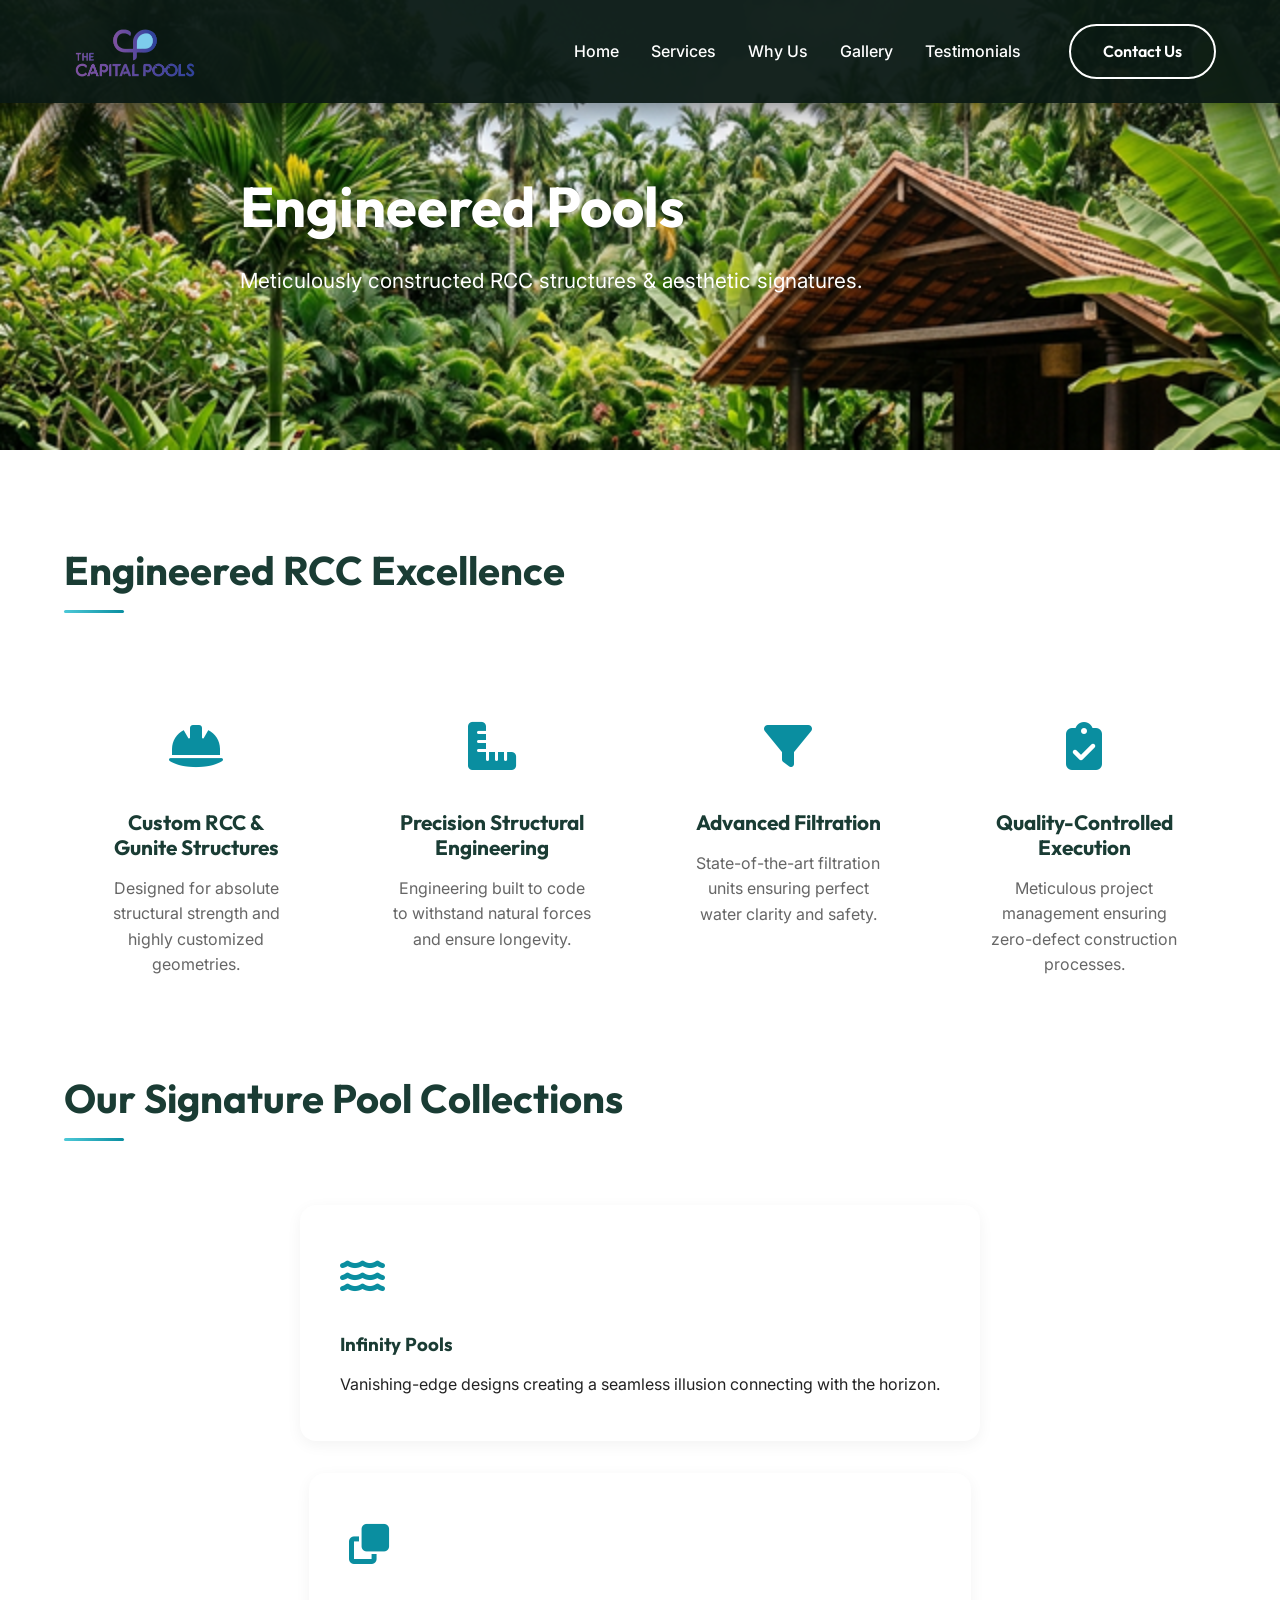
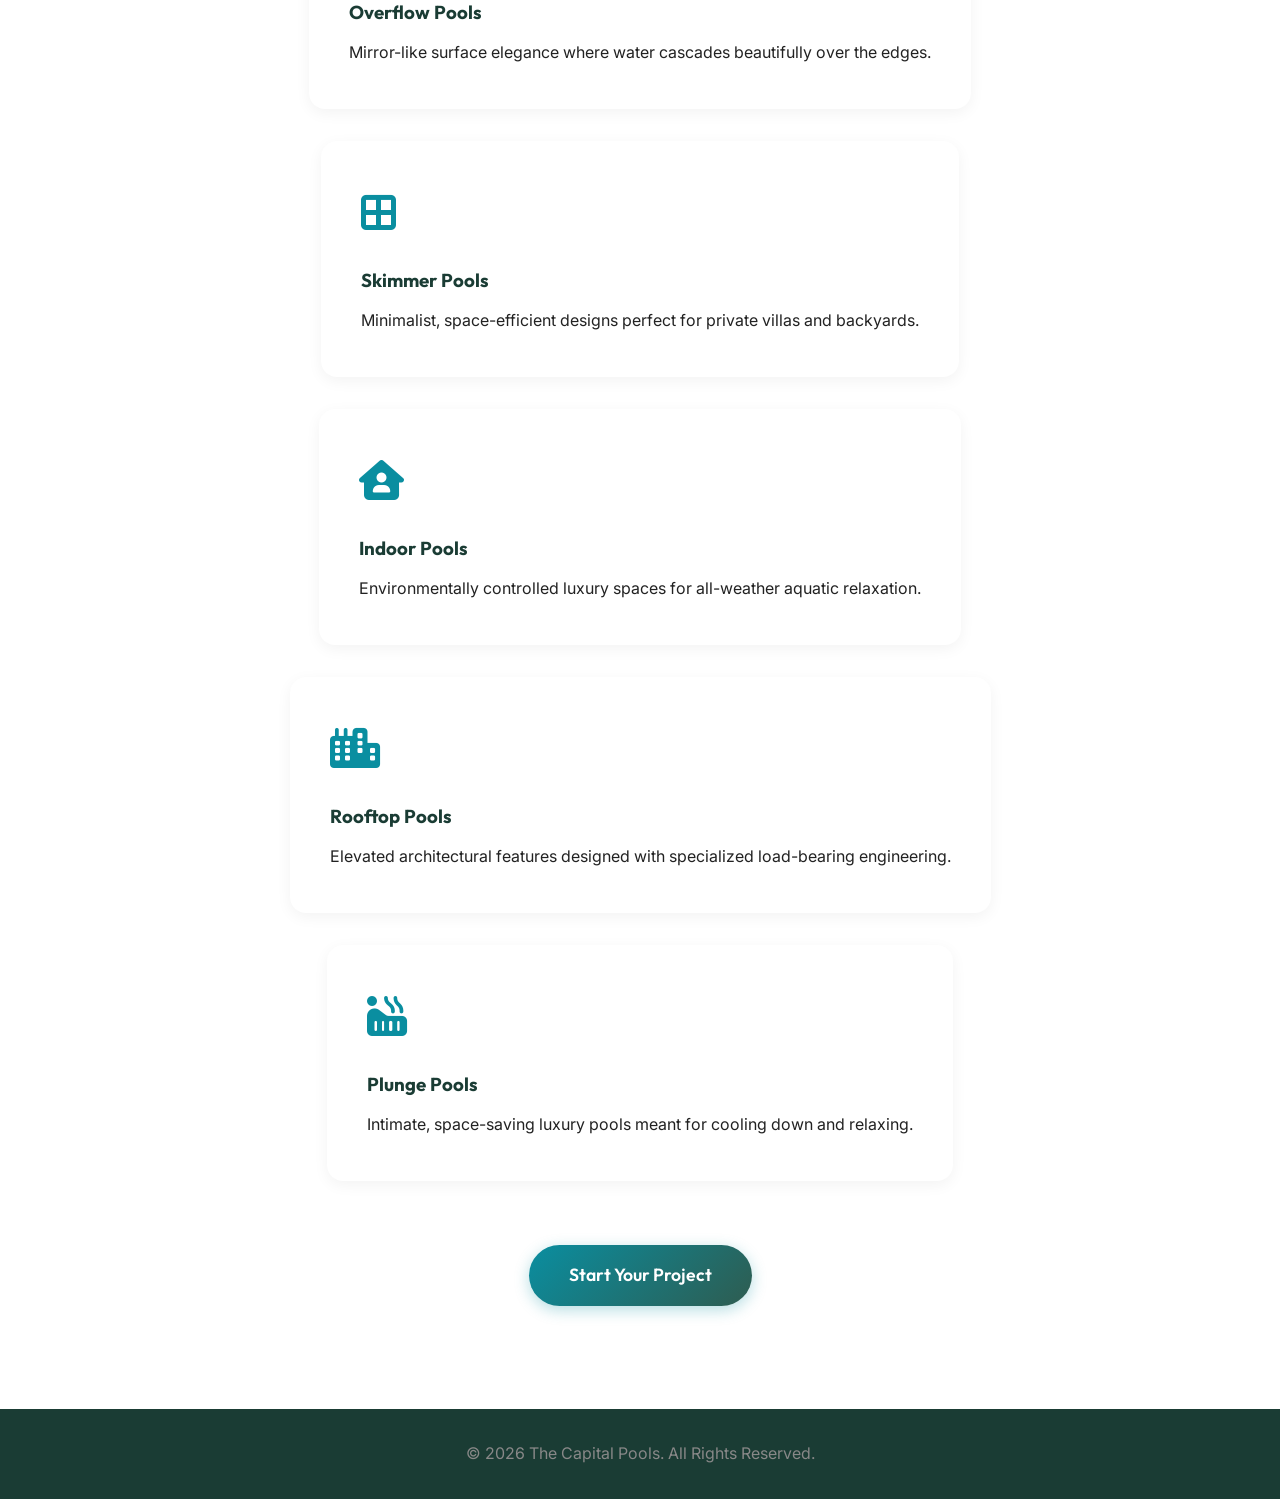
<file: pools.html>
<!DOCTYPE html>
<html lang="en">

<head>
    <meta charset="UTF-8">
    <meta name="viewport" content="width=device-width, initial-scale=1.0">
    <title>Engineered RCC & Signature Pools | The Capital Pools</title>
    <meta name="description" content="Engineered RCC pools and unique signature collections by The Capital Pools.">
    <!-- Google Fonts -->
    <link rel="preconnect" href="https://fonts.googleapis.com">
    <link rel="preconnect" href="https://fonts.gstatic.com" crossorigin>
    <link
        href="https://fonts.googleapis.com/css2?family=Inter:wght@300;400;500;600&family=Outfit:wght@400;500;700&display=swap"
        rel="stylesheet">
    <!-- Main CSS -->
    <link rel="stylesheet" href="styles.css">
    <!-- FontAwesome for Icons -->
    <link rel="stylesheet" href="https://cdnjs.cloudflare.com/ajax/libs/font-awesome/6.4.0/css/all.min.css">
</head>

<body>
    <!-- Navbar -->
    <header class="navbar" style="background: rgba(10, 25, 20, 0.95); box-shadow: 0 4px 30px rgba(0, 0, 0, 0.5);">
        <div class="container nav-content">
            <a href="index.html" class="logo">
                <img src="assets/logo.png" alt="The Capital Pools" class="logo-img">
            </a>
            <button class="mobile-menu-btn" aria-label="Toggle navigation">
                <i class="fa-solid fa-bars"></i>
            </button>
            <nav class="nav-links">
                <a href="index.html#home">Home</a>
                <a href="index.html#services">Services</a>
                <a href="index.html#why-choose-us">Why Us</a>
                <a href="index.html#gallery">Gallery</a>
                <a href="index.html#testimonials">Testimonials</a>
            </nav>
            <a href="index.html#contact" class="btn btn-outline">Contact Us</a>
        </div>
    </header>

    <!-- Hero Section -->
    <section class="hero parallax-bg"
        style="height: 50vh; display: flex; align-items: center; background-position: center; background-size: cover; background-image: url('assets/gallery1.png');">
        <div class="hero-overlay"
            style="background: linear-gradient(to top, var(--bg-primary), rgba(10, 25, 20, 0.6));"></div>
        <div class="container hero-content fade-in-up" style="margin-top: 60px;">
            <h1 class="hero-title" style="font-size: 3.5rem;">Engineered Pools</h1>
            <p class="hero-subtitle">Meticulously constructed RCC structures & aesthetic signatures.</p>
        </div>
    </section>

    <!-- Content Section -->
    <section class="section section-light">
        <div class="container fade-in-up">
            <div class="section-header fade-in-up">
                <h2 class="section-title">Engineered RCC Excellence</h2>
                <div class="divider" style="margin: 0 auto 2rem 0;"></div>
            </div>
            <div class="features-grid">
                <div class="feature-item fade-in-up">
                    <div class="feature-icon"><i class="fa-solid fa-hard-hat"></i></div>
                    <h3>Custom RCC & Gunite Structures</h3>
                    <p>Designed for absolute structural strength and highly customized geometries.</p>
                </div>
                <div class="feature-item fade-in-up" style="transition-delay: 0.1s;">
                    <div class="feature-icon"><i class="fa-solid fa-ruler-combined"></i></div>
                    <h3>Precision Structural Engineering</h3>
                    <p>Engineering built to code to withstand natural forces and ensure longevity.</p>
                </div>
                <div class="feature-item fade-in-up" style="transition-delay: 0.2s;">
                    <div class="feature-icon"><i class="fa-solid fa-filter"></i></div>
                    <h3>Advanced Filtration</h3>
                    <p>State-of-the-art filtration units ensuring perfect water clarity and safety.</p>
                </div>
                <div class="feature-item fade-in-up" style="transition-delay: 0.3s;">
                    <div class="feature-icon"><i class="fa-solid fa-clipboard-check"></i></div>
                    <h3>Quality-Controlled Execution</h3>
                    <p>Meticulous project management ensuring zero-defect construction processes.</p>
                </div>
            </div>

            <div class="section-header fade-in-up" style="margin-top: 4rem;">
                <h2 class="section-title">Our Signature Pool Collections</h2>
                <div class="divider" style="margin: 0 auto 2rem 0;"></div>
            </div>
            <div class="services-grid">
                <div class="service-card slide-up">
                    <div class="service-icon"><i class="fa-solid fa-water"></i></div>
                    <h3>Infinity Pools</h3>
                    <p>Vanishing-edge designs creating a seamless illusion connecting with the horizon.</p>
                </div>
                <div class="service-card slide-up" style="transition-delay: 0.1s;">
                    <div class="service-icon"><i class="fa-solid fa-clone"></i></div>
                    <h3>Overflow Pools</h3>
                    <p>Mirror-like surface elegance where water cascades beautifully over the edges.</p>
                </div>
                <div class="service-card slide-up" style="transition-delay: 0.2s;">
                    <div class="service-icon"><i class="fa-solid fa-border-all"></i></div>
                    <h3>Skimmer Pools</h3>
                    <p>Minimalist, space-efficient designs perfect for private villas and backyards.</p>
                </div>
                <div class="service-card slide-up" style="transition-delay: 0.3s;">
                    <div class="service-icon"><i class="fa-solid fa-house-user"></i></div>
                    <h3>Indoor Pools</h3>
                    <p>Environmentally controlled luxury spaces for all-weather aquatic relaxation.</p>
                </div>
                <div class="service-card slide-up" style="transition-delay: 0.4s;">
                    <div class="service-icon"><i class="fa-solid fa-city"></i></div>
                    <h3>Rooftop Pools</h3>
                    <p>Elevated architectural features designed with specialized load-bearing engineering.</p>
                </div>
                <div class="service-card slide-up" style="transition-delay: 0.5s;">
                    <div class="service-icon"><i class="fa-solid fa-hot-tub-person"></i></div>
                    <h3>Plunge Pools</h3>
                    <p>Intimate, space-saving luxury pools meant for cooling down and relaxing.</p>
                </div>
            </div>

            <div class="text-center" style="margin-top: 4rem;">
                <a href="index.html#contact" class="btn btn-primary btn-large glow-effect">Start Your Project</a>
            </div>
        </div>
    </section>

    <!-- Footer -->
    <footer class="footer">
        <div class="container text-center">
            <p>&copy; 2026 The Capital Pools. All Rights Reserved.</p>
        </div>
    </footer>

    <!-- Main JS -->
    <script src="script.js"></script>
</body>

</html>
</file>
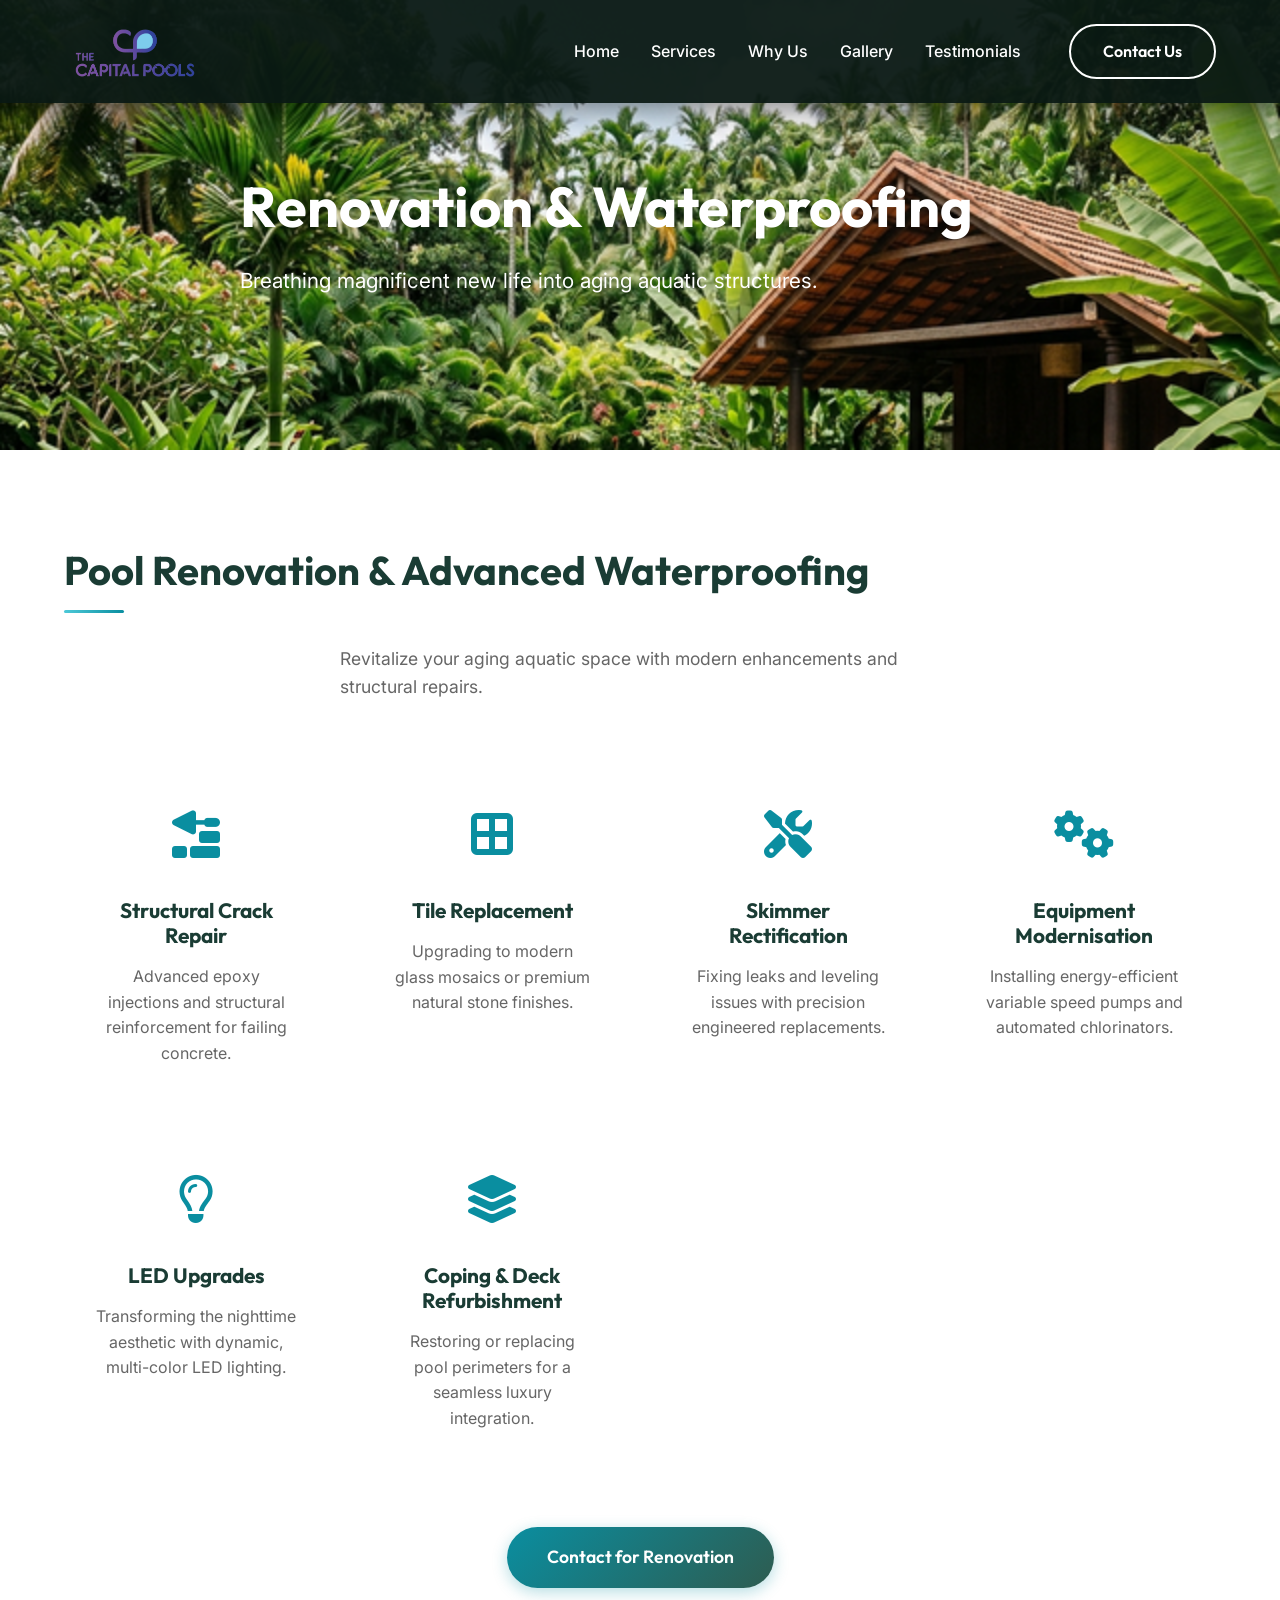
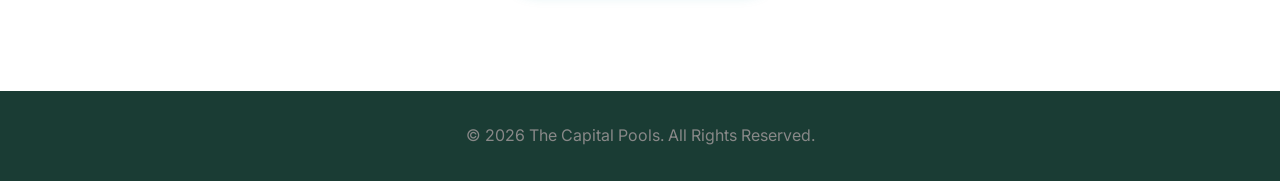
<file: renovation.html>
<!DOCTYPE html>
<html lang="en">

<head>
    <meta charset="UTF-8">
    <meta name="viewport" content="width=device-width, initial-scale=1.0">
    <title>Pool Renovation & Waterproofing | The Capital Pools</title>
    <meta name="description" content="Pool renovation and advanced waterproofing services by The Capital Pools.">
    <!-- Google Fonts -->
    <link rel="preconnect" href="https://fonts.googleapis.com">
    <link rel="preconnect" href="https://fonts.gstatic.com" crossorigin>
    <link
        href="https://fonts.googleapis.com/css2?family=Inter:wght@300;400;500;600&family=Outfit:wght@400;500;700&display=swap"
        rel="stylesheet">
    <!-- Main CSS -->
    <link rel="stylesheet" href="styles.css">
    <!-- FontAwesome for Icons -->
    <link rel="stylesheet" href="https://cdnjs.cloudflare.com/ajax/libs/font-awesome/6.4.0/css/all.min.css">
</head>

<body>
    <!-- Navbar -->
    <header class="navbar" style="background: rgba(10, 25, 20, 0.95); box-shadow: 0 4px 30px rgba(0, 0, 0, 0.5);">
        <div class="container nav-content">
            <a href="index.html" class="logo">
                <img src="assets/logo.png" alt="The Capital Pools" class="logo-img">
            </a>
            <button class="mobile-menu-btn" aria-label="Toggle navigation">
                <i class="fa-solid fa-bars"></i>
            </button>
            <nav class="nav-links">
                <a href="index.html#home">Home</a>
                <a href="index.html#services">Services</a>
                <a href="index.html#why-choose-us">Why Us</a>
                <a href="index.html#gallery">Gallery</a>
                <a href="index.html#testimonials">Testimonials</a>
            </nav>
            <a href="index.html#contact" class="btn btn-outline">Contact Us</a>
        </div>
    </header>

    <!-- Hero Section -->
    <section class="hero parallax-bg"
        style="height: 50vh; display: flex; align-items: center; background-position: center; background-size: cover; background-image: url('assets/gallery5.png');">
        <div class="hero-overlay"
            style="background: linear-gradient(to top, var(--bg-primary), rgba(10, 25, 20, 0.6));"></div>
        <div class="container hero-content fade-in-up" style="margin-top: 60px;">
            <h1 class="hero-title" style="font-size: 3.5rem;">Renovation & Waterproofing</h1>
            <p class="hero-subtitle">Breathing magnificent new life into aging aquatic structures.</p>
        </div>
    </section>

    <!-- Content Section -->
    <section class="section section-light">
        <div class="container fade-in-up">
            <div class="section-header fade-in-up">
                <h2 class="section-title">Pool Renovation & Advanced Waterproofing</h2>
                <div class="divider" style="margin: 0 auto 2rem 0;"></div>
                <p class="section-desc text-left">Revitalize your aging aquatic space with modern enhancements and
                    structural repairs.</p>
            </div>
            <div class="features-grid">
                <div class="feature-item fade-in-up">
                    <div class="feature-icon"><i class="fa-solid fa-trowel-bricks"></i></div>
                    <h3>Structural Crack Repair</h3>
                    <p>Advanced epoxy injections and structural reinforcement for failing concrete.</p>
                </div>
                <div class="feature-item fade-in-up" style="transition-delay: 0.1s;">
                    <div class="feature-icon"><i class="fa-solid fa-border-all"></i></div>
                    <h3>Tile Replacement</h3>
                    <p>Upgrading to modern glass mosaics or premium natural stone finishes.</p>
                </div>
                <div class="feature-item fade-in-up" style="transition-delay: 0.2s;">
                    <div class="feature-icon"><i class="fa-solid fa-tools"></i></div>
                    <h3>Skimmer Rectification</h3>
                    <p>Fixing leaks and leveling issues with precision engineered replacements.</p>
                </div>
                <div class="feature-item fade-in-up" style="transition-delay: 0.3s;">
                    <div class="feature-icon"><i class="fa-solid fa-gears"></i></div>
                    <h3>Equipment Modernisation</h3>
                    <p>Installing energy-efficient variable speed pumps and automated chlorinators.</p>
                </div>
                <div class="feature-item fade-in-up" style="transition-delay: 0.4s;">
                    <div class="feature-icon"><i class="fa-regular fa-lightbulb"></i></div>
                    <h3>LED Upgrades</h3>
                    <p>Transforming the nighttime aesthetic with dynamic, multi-color LED lighting.</p>
                </div>
                <div class="feature-item fade-in-up" style="transition-delay: 0.5s;">
                    <div class="feature-icon"><i class="fa-solid fa-layer-group"></i></div>
                    <h3>Coping & Deck Refurbishment</h3>
                    <p>Restoring or replacing pool perimeters for a seamless luxury integration.</p>
                </div>
            </div>

            <div class="text-center" style="margin-top: 4rem;">
                <a href="index.html#contact" class="btn btn-primary btn-large glow-effect">Contact for Renovation</a>
            </div>
        </div>
    </section>

    <!-- Footer -->
    <footer class="footer">
        <div class="container text-center">
            <p>&copy; 2026 The Capital Pools. All Rights Reserved.</p>
        </div>
    </footer>

    <!-- Main JS -->
    <script src="script.js"></script>
</body>

</html>
</file>
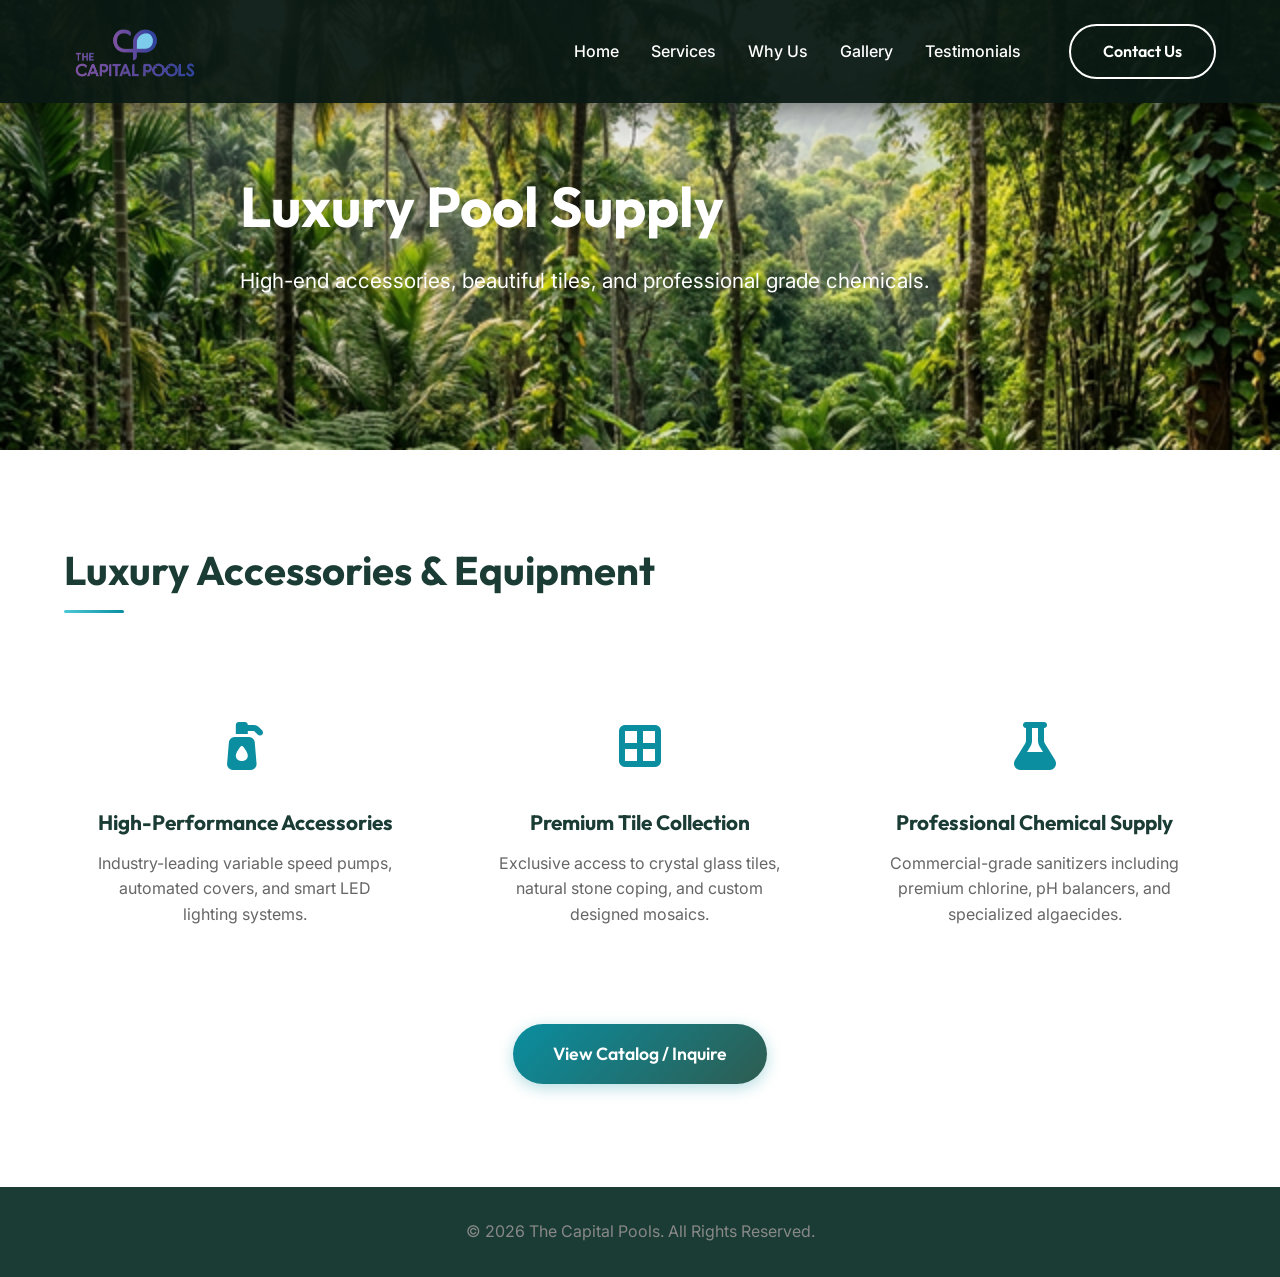
<file: supply.html>
<!DOCTYPE html>
<html lang="en">

<head>
    <meta charset="UTF-8">
    <meta name="viewport" content="width=device-width, initial-scale=1.0">
    <title>Luxury Accessories & Pool Supply | The Capital Pools</title>
    <meta name="description"
        content="Premium pool accessories, tiles, and pool chemicals supplied by The Capital Pools.">
    <!-- Google Fonts -->
    <link rel="preconnect" href="https://fonts.googleapis.com">
    <link rel="preconnect" href="https://fonts.gstatic.com" crossorigin>
    <link
        href="https://fonts.googleapis.com/css2?family=Inter:wght@300;400;500;600&family=Outfit:wght@400;500;700&display=swap"
        rel="stylesheet">
    <!-- Main CSS -->
    <link rel="stylesheet" href="styles.css">
    <!-- FontAwesome for Icons -->
    <link rel="stylesheet" href="https://cdnjs.cloudflare.com/ajax/libs/font-awesome/6.4.0/css/all.min.css">
</head>

<body>
    <!-- Navbar -->
    <header class="navbar" style="background: rgba(10, 25, 20, 0.95); box-shadow: 0 4px 30px rgba(0, 0, 0, 0.5);">
        <div class="container nav-content">
            <a href="index.html" class="logo">
                <img src="assets/logo.png" alt="The Capital Pools" class="logo-img">
            </a>
            <button class="mobile-menu-btn" aria-label="Toggle navigation">
                <i class="fa-solid fa-bars"></i>
            </button>
            <nav class="nav-links">
                <a href="index.html#home">Home</a>
                <a href="index.html#services">Services</a>
                <a href="index.html#why-choose-us">Why Us</a>
                <a href="index.html#gallery">Gallery</a>
                <a href="index.html#testimonials">Testimonials</a>
            </nav>
            <a href="index.html#contact" class="btn btn-outline">Contact Us</a>
        </div>
    </header>

    <!-- Hero Section -->
    <section class="hero parallax-bg"
        style="height: 50vh; display: flex; align-items: center; background-position: center; background-size: cover; background-image: url('assets/gallery6.png');">
        <div class="hero-overlay"
            style="background: linear-gradient(to top, var(--bg-primary), rgba(10, 25, 20, 0.6));"></div>
        <div class="container hero-content fade-in-up" style="margin-top: 60px;">
            <h1 class="hero-title" style="font-size: 3.5rem;">Luxury Pool Supply</h1>
            <p class="hero-subtitle">High-end accessories, beautiful tiles, and professional grade chemicals.</p>
        </div>
    </section>

    <!-- Content Section -->
    <section class="section section-light">
        <div class="container fade-in-up">
            <div class="section-header fade-in-up">
                <h2 class="section-title">Luxury Accessories & Equipment</h2>
                <div class="divider" style="margin: 0 auto 2rem 0;"></div>
            </div>
            <div class="features-grid mb-5">
                <div class="feature-item fade-in-up">
                    <div class="feature-icon"><i class="fa-solid fa-pump-soap"></i></div>
                    <h3>High-Performance Accessories</h3>
                    <p>Industry-leading variable speed pumps, automated covers, and smart LED lighting systems.</p>
                </div>
                <div class="feature-item fade-in-up" style="transition-delay: 0.1s;">
                    <div class="feature-icon"><i class="fa-solid fa-border-all"></i></div>
                    <h3>Premium Tile Collection</h3>
                    <p>Exclusive access to crystal glass tiles, natural stone coping, and custom designed mosaics.</p>
                </div>
                <div class="feature-item fade-in-up" style="transition-delay: 0.2s;">
                    <div class="feature-icon"><i class="fa-solid fa-flask"></i></div>
                    <h3>Professional Chemical Supply</h3>
                    <p>Commercial-grade sanitizers including premium chlorine, pH balancers, and specialized algaecides.
                    </p>
                </div>
            </div>

            <div class="text-center" style="margin-top: 4rem;">
                <a href="index.html#contact" class="btn btn-primary btn-large glow-effect">View Catalog / Inquire</a>
            </div>
        </div>
    </section>

    <!-- Footer -->
    <footer class="footer">
        <div class="container text-center">
            <p>&copy; 2026 The Capital Pools. All Rights Reserved.</p>
        </div>
    </footer>

    <!-- Main JS -->
    <script src="script.js"></script>
</body>

</html>
</file>
<file: styles.css>
/* ==========================================================================
   CSS Variables & Theming
   ========================================================================== */
:root {
    /* Color Palette */
    --color-green-dark: #1A3C34;
    /* Deep tropical green */
    --color-green-light: #2E5C50;
    /* Lighter lush green */
    --color-brown-earth: #6E4F32;
    /* Earthy brown */
    --color-brown-light: #A37B54;
    /* Lighter earth accent */
    --color-aqua-blue: #0A8EA0;
    /* Pristine aqua */
    --color-aqua-light: #4DC9D8;
    /* Water highlight */

    /* Neutral / UI Colors */
    --color-white: #FFFFFF;
    --color-bg-light: #F4F7F6;
    --color-text-dark: #222222;
    --color-text-muted: #666666;

    /* Typography */
    --font-heading: 'Outfit', sans-serif;
    --font-body: 'Inter', sans-serif;

    /* Spacing & Utilities */
    --border-radius-lg: 16px;
    --border-radius-md: 8px;
    --transition-smooth: all 0.4s cubic-bezier(0.25, 1, 0.5, 1);
    --shadow-float: 0 15px 35px rgba(26, 60, 52, 0.15);
    --shadow-glass: 0 8px 32px rgba(0, 0, 0, 0.1);
}

/* ==========================================================================
   Reset & Base Styles
   ========================================================================== */
* {
    margin: 0;
    padding: 0;
    box-sizing: border-box;
}

html {
    scroll-behavior: smooth;
}

body {
    font-family: var(--font-body);
    color: var(--color-text-dark);
    line-height: 1.6;
    background-color: var(--color-bg-light);
    overflow-x: hidden;
}

h1,
h2,
h3,
h4,
h5,
h6 {
    font-family: var(--font-heading);
    font-weight: 700;
    line-height: 1.2;
    margin-bottom: 1rem;
    color: var(--color-green-dark);
}

a {
    text-decoration: none;
    color: inherit;
    transition: var(--transition-smooth);
}

/* Typography Utilities */
.text-center {
    text-align: center;
}

.mt-4 {
    margin-top: 2rem;
}

/* Layout Utilities */
.container {
    width: 90%;
    max-width: 1200px;
    margin: 0 auto;
}

.section {
    padding: 6rem 0;
}

.section-light {
    background-color: var(--color-white);
}

.section-header {
    margin-bottom: 4rem;
}

.section-title {
    font-size: 2.5rem;
    position: relative;
    display: inline-block;
}

.divider {
    height: 3px;
    width: 60px;
    background: linear-gradient(90deg, var(--color-aqua-light), var(--color-aqua-blue));
    margin: 1rem auto;
    border-radius: 2px;
}

.section-desc {
    color: var(--color-text-muted);
    font-size: 1.1rem;
    max-width: 600px;
    margin: 0 auto;
}

/* ==========================================================================
   Buttons
   ========================================================================== */
.btn {
    display: inline-block;
    padding: 0.8rem 2rem;
    font-family: var(--font-heading);
    font-weight: 600;
    border-radius: 50px;
    cursor: pointer;
    border: none;
    text-align: center;
    transition: var(--transition-smooth);
    z-index: 1;
    position: relative;
    overflow: hidden;
}

.btn-primary {
    background: linear-gradient(135deg, var(--color-aqua-blue), var(--color-green-light));
    color: var(--color-white);
    box-shadow: 0 4px 15px rgba(10, 142, 160, 0.3);
}

.btn-primary:hover {
    transform: translateY(-3px);
    box-shadow: 0 8px 25px rgba(10, 142, 160, 0.4);
}

.btn-outline {
    background: transparent;
    color: var(--color-green-dark);
    border: 2px solid var(--color-green-dark);
}

.btn-outline:hover {
    background: var(--color-green-dark);
    color: var(--color-white);
}

.btn-large {
    padding: 1rem 2.5rem;
    font-size: 1.1rem;
}

.btn-block {
    display: block;
    width: 100%;
}

/* Glossy/Glow effect */
.glow-effect::after {
    content: '';
    position: absolute;
    top: -50%;
    left: -50%;
    width: 200%;
    height: 200%;
    background: rgba(255, 255, 255, 0.2);
    transform: rotate(45deg);
    transition: all 0.3s cubic-bezier(0.19, 1, 0.22, 1);
    opacity: 0;
}

.glow-effect:hover::after {
    opacity: 1;
    top: -100%;
    left: -100%;
    transition: all 0.8s;
}

/* ==========================================================================
   Navigation
   ========================================================================== */
.navbar {
    position: fixed;
    top: 0;
    width: 100%;
    z-index: 1000;
    padding: 1.5rem 0;
    transition: var(--transition-smooth);
    background: transparent;
}

.navbar.scrolled {
    background: rgba(255, 255, 255, 0.95);
    backdrop-filter: blur(10px);
    padding: 1rem 0;
    box-shadow: var(--shadow-glass);
}

.navbar.scrolled .logo-text,
.navbar.scrolled .nav-links a {
    color: var(--color-green-dark);
}

.nav-content {
    display: flex;
    justify-content: space-between;
    align-items: center;
}

.logo-img {
    max-height: 50px;
    width: auto;
    transition: var(--transition-smooth);
    display: block;
}

.navbar.scrolled .logo-img {
    filter: invert(0);
    /* Adjust if needed depending on source image vs background */
}

/* Original logo-text fallback just in case */
.logo-text {
    font-family: var(--font-heading);
    font-weight: 700;
    font-size: 1.5rem;
    color: var(--color-white);
    transition: var(--transition-smooth);
}

.mobile-menu-btn {
    display: none;
    background: transparent;
    border: none;
    color: var(--color-white);
    font-size: 1.5rem;
    cursor: pointer;
    z-index: 1001;
}

.navbar.scrolled .mobile-menu-btn {
    color: var(--color-green-dark);
}

.nav-links {
    display: flex;
    gap: 2rem;
    margin-left: auto;
    margin-right: 3rem;
}

.nav-links a {
    color: var(--color-white);
    font-weight: 500;
    position: relative;
}

.nav-links a::after {
    content: '';
    position: absolute;
    bottom: -5px;
    left: 0;
    width: 0%;
    height: 2px;
    background: var(--color-aqua-blue);
    transition: var(--transition-smooth);
}

.nav-links a:hover::after {
    width: 100%;
}

.navbar .btn-outline {
    color: var(--color-white);
    border-color: var(--color-white);
}

.navbar .btn-outline:hover {
    background: var(--color-white);
    color: var(--color-green-dark);
}

.navbar.scrolled .btn-outline {
    color: var(--color-green-dark);
    border-color: var(--color-green-dark);
}

.navbar.scrolled .btn-outline:hover {
    background: var(--color-green-dark);
    color: var(--color-white);
}

/* ==========================================================================
   1. Hero Section (Parallax)
   ========================================================================== */
.hero {
    height: 100vh;
    display: flex;
    align-items: center;
    position: relative;
    background-size: cover;
    background-position: center;
    background-attachment: fixed;
    /* Parallax effect */
    background-image: url('assets/hero.png');
    background-color: var(--color-green-dark);
    /* fallback */
}

.hero-overlay {
    position: absolute;
    inset: 0;
    background: linear-gradient(to right, rgba(26, 60, 52, 0.8), rgba(26, 60, 52, 0.4));
}

.hero-content {
    position: relative;
    z-index: 2;
    color: var(--color-white);
    max-width: 800px;
}

.hero-title {
    font-size: 4.5rem;
    color: var(--color-white);
    margin-bottom: 1.5rem;
    animation: slideUp 1s ease forwards;
}

.hero-subtitle {
    font-size: 1.3rem;
    margin-bottom: 2.5rem;
    opacity: 0.9;
    animation: slideUp 1.2s ease forwards;
}

/* ==========================================================================
   2. Services Grid
   ========================================================================== */
.services-grid {
    display: flex;
    flex-wrap: wrap;
    justify-content: center;
    gap: 2rem;
}

.services-grid>a {
    display: block;
    text-decoration: none;
    color: inherit;
    /* 3 columns max, minus gap logic */
    flex: 1 1 calc(33.333% - 2rem);
    max-width: 400px;
    min-width: 300px;
    height: auto;
}

.service-card {
    background: var(--color-white);
    padding: 2.5rem;
    border-radius: var(--border-radius-lg);
    box-shadow: 0 4px 15px rgba(0, 0, 0, 0.05);
    transition: var(--transition-smooth);
    border-bottom: 4px solid transparent;
    height: 100%;
    display: flex;
    flex-direction: column;
}

.service-card p {
    flex-grow: 1;
}

.service-icon {
    font-size: 2.5rem;
    color: var(--color-aqua-blue);
    margin-bottom: 1.5rem;
    transition: var(--transition-smooth);
}

/* Cycle 1: Aqua */
.services-grid>a:nth-child(3n+1) .service-card:hover {
    border-bottom-color: var(--color-aqua-blue);
    background: linear-gradient(145deg, var(--color-white) 40%, rgba(10, 142, 160, 0.08) 100%);
}

.services-grid>a:nth-child(3n+1) .service-card:active {
    background: linear-gradient(145deg, var(--color-white) 0%, rgba(10, 142, 160, 0.15) 100%);
    border-bottom-color: var(--color-aqua-blue);
}

/* Cycle 2: Green */
.services-grid>a:nth-child(3n+2) .service-card:hover {
    border-bottom-color: var(--color-green-light);
    background: linear-gradient(145deg, var(--color-white) 40%, rgba(46, 92, 80, 0.08) 100%);
}

.services-grid>a:nth-child(3n+2) .service-card:active {
    background: linear-gradient(145deg, var(--color-white) 0%, rgba(46, 92, 80, 0.15) 100%);
    border-bottom-color: var(--color-green-light);
}

/* Cycle 3: Earth/Brown */
.services-grid>a:nth-child(3n+3) .service-card:hover {
    border-bottom-color: var(--color-brown-light);
    background: linear-gradient(145deg, var(--color-white) 40%, rgba(163, 123, 84, 0.08) 100%);
}

.services-grid>a:nth-child(3n+3) .service-card:active {
    background: linear-gradient(145deg, var(--color-white) 0%, rgba(163, 123, 84, 0.15) 100%);
    border-bottom-color: var(--color-brown-light);
}

.float-hover:hover {
    transform: translateY(-10px);
    box-shadow: var(--shadow-float);
}

.float-hover:active {
    transform: translateY(-2px);
    box-shadow: 0 4px 10px rgba(0, 0, 0, 0.1);
}

.float-hover:hover .service-icon {
    color: var(--color-green-light);
    transform: scale(1.1);
}

/* ==========================================================================
   Why Choose Us
   ========================================================================== */
.features-grid {
    display: grid;
    grid-template-columns: repeat(auto-fit, minmax(250px, 1fr));
    gap: 2rem;
    text-align: center;
}

.feature-item {
    padding: 2rem;
    border-radius: var(--border-radius-lg);
    background: transparent;
    transition: var(--transition-smooth);
}

.feature-item:hover {
    transform: translateY(-5px);
}

.feature-icon {
    font-size: 3rem;
    color: var(--color-aqua-blue);
    margin-bottom: 1.5rem;
}

.feature-item h3 {
    font-size: 1.3rem;
    margin-bottom: 1rem;
    color: var(--color-green-dark);
}

.feature-item p {
    color: var(--color-text-muted);
}

/* ==========================================================================
   3. Inspiration Gallery (Masonry)
   ========================================================================== */
.masonry-grid {
    column-count: 3;
    column-gap: 2rem;
}

.masonry-item {
    break-inside: avoid;
    margin-bottom: 2rem;
    border-radius: var(--border-radius-md);
    overflow: hidden;
    position: relative;
    box-shadow: 0 4px 15px rgba(0, 0, 0, 0.08);
}

.img-placeholder {
    width: 100%;
    min-height: 250px;
    background-size: cover;
    background-position: center;
    background-color: #ddd;
    transition: transform 0.6s cubic-bezier(0.25, 1, 0.5, 1);
}

/* Variation for Masonry look */
.masonry-item:nth-child(even) .img-placeholder {
    min-height: 400px;
}

.masonry-item:hover .img-placeholder {
    transform: scale(1.05);
}

/* ==========================================================================
   4. Testimonials (Carousel)
   ========================================================================== */
.testimonials {
    background: linear-gradient(135deg, var(--color-bg-light) 0%, #E8F0EE 100%);
}

.carousel-container {
    position: relative;
    max-width: 800px;
    margin: 0 auto;
    overflow: hidden;
    padding: 2rem 0;
}

.carousel-track {
    display: flex;
    transition: transform 0.5s ease-in-out;
}

.testimonial-card {
    min-width: 100%;
    padding: 2rem;
    background: var(--color-white);
    border-radius: var(--border-radius-lg);
    box-shadow: var(--shadow-glass);
    text-align: center;
    box-sizing: border-box;
}

.t-quote {
    font-size: 1.1rem;
    font-style: italic;
    color: var(--color-text-muted);
    margin-bottom: 1.5rem;
}

.t-author {
    font-weight: 700;
    color: var(--color-green-dark);
}

.carousel-controls {
    display: flex;
    justify-content: center;
    gap: 1rem;
    margin-top: 2rem;
}

.carousel-btn {
    background: var(--color-white);
    border: none;
    width: 40px;
    height: 40px;
    border-radius: 50%;
    cursor: pointer;
    box-shadow: 0 2px 5px rgba(0, 0, 0, 0.1);
    color: var(--color-green-dark);
    transition: var(--transition-smooth);
}

.carousel-btn:hover {
    background: var(--color-aqua-blue);
    color: var(--color-white);
}

/* ==========================================================================
   5. Contact Form & WhatsApp Integration 
   ========================================================================== */
.parallax-contact {
    position: relative;
    background-image: url('assets/contact-bg.png');
    background-size: cover;
    background-position: center;
    background-attachment: fixed;
}

.contact-overlay {
    position: absolute;
    inset: 0;
    background: rgba(26, 60, 52, 0.85);
    /* Dark green overlay */
}

.contact-container {
    display: grid;
    grid-template-columns: 1fr 1fr;
    gap: 4rem;
    position: relative;
    z-index: 2;
    color: var(--color-white);
}

.contact-info h2 {
    color: var(--color-white);
}

.info-item {
    display: flex;
    gap: 1.5rem;
    margin-top: 2rem;
    align-items: center;
}

.info-item i {
    font-size: 1.5rem;
    color: var(--color-aqua-light);
    background: rgba(255, 255, 255, 0.1);
    padding: 1rem;
    border-radius: 50%;
}

.glassmorphism {
    background: rgba(255, 255, 255, 0.1);
    backdrop-filter: blur(16px);
    -webkit-backdrop-filter: blur(16px);
    border: 1px solid rgba(255, 255, 255, 0.2);
    padding: 3rem;
    border-radius: var(--border-radius-lg);
    box-shadow: var(--shadow-glass);
}

.contact-form h3 {
    color: var(--color-white);
    margin-bottom: 2rem;
}

.form-group {
    margin-bottom: 1.5rem;
}

.form-group label {
    display: block;
    margin-bottom: 0.5rem;
    font-size: 0.9rem;
    opacity: 0.9;
}

.form-group input,
.form-group textarea {
    width: 100%;
    padding: 1rem;
    border: 1px solid rgba(255, 255, 255, 0.3);
    background: rgba(255, 255, 255, 0.05);
    border-radius: var(--border-radius-md);
    color: var(--color-white);
    font-family: var(--font-body);
    transition: var(--transition-smooth);
}

.form-group input::placeholder,
.form-group textarea::placeholder {
    color: rgba(255, 255, 255, 0.5);
}

.form-group input:focus,
.form-group textarea:focus {
    outline: none;
    border-color: var(--color-aqua-light);
    background: rgba(255, 255, 255, 0.1);
}

/* Modal */
.modal {
    display: none;
    position: fixed;
    z-index: 2000;
    left: 0;
    top: 0;
    width: 100%;
    height: 100%;
    background-color: rgba(0, 0, 0, 0.6);
    backdrop-filter: blur(5px);
}

.modal-content {
    background: var(--color-white);
    margin: 10% auto;
    padding: 3rem;
    width: 90%;
    max-width: 500px;
    border-radius: var(--border-radius-lg);
    position: relative;
    border: none;
    color: var(--color-text-dark);
}

.modal-content h2,
.modal-content h3 {
    color: var(--color-green-dark);
}

.modal-content .form-group input,
.modal-content .form-group textarea {
    background: var(--color-bg-light);
    border: 1px solid #ddd;
    color: var(--color-text-dark);
}

.close-btn {
    color: #aaa;
    position: absolute;
    top: 15px;
    right: 20px;
    font-size: 28px;
    font-weight: bold;
    cursor: pointer;
}

.close-btn:hover {
    color: var(--color-green-dark);
}

/* footer */
.footer {
    background: var(--color-green-dark);
    color: #888;
    padding: 2rem 0;
}

/* ==========================================================================
   Animations
   ========================================================================== */
.fade-in {
    opacity: 0;
    transition: opacity 0.8s ease-in;
}

.fade-in.visible {
    opacity: 1;
}

.fade-in-up {
    opacity: 0;
    transform: translateY(30px);
    transition: all 0.8s cubic-bezier(0.25, 1, 0.5, 1);
}

.fade-in-up.visible {
    opacity: 1;
    transform: translateY(0);
}

.slide-up {
    opacity: 0;
    transform: translateY(40px);
    transition: all 0.8s cubic-bezier(0.25, 1, 0.5, 1);
}

.slide-up.visible {
    opacity: 1;
    transform: translateY(0);
}

@keyframes slideUp {
    from {
        opacity: 0;
        transform: translateY(40px);
    }

    to {
        opacity: 1;
        transform: translateY(0);
    }
}

/* ==========================================================================
   Responsive
   ========================================================================== */
@media (max-width: 992px) {
    .contact-container {
        grid-template-columns: 1fr;
    }

    .hero-title {
        font-size: 3.5rem;
    }
}

@media (max-width: 768px) {
    .masonry-grid {
        column-count: 2;
    }

    .mobile-menu-btn {
        display: block;
        position: absolute;
        right: 2rem;
        top: 50%;
        transform: translateY(-50%);
    }

    .nav-links {
        position: fixed;
        top: 0;
        right: -100%;
        width: 250px;
        height: 100vh;
        background: var(--color-white);
        flex-direction: column;
        justify-content: center;
        align-items: center;
        transition: 0.4s ease-in-out;
        z-index: 1000;
        box-shadow: -5px 0 15px rgba(0, 0, 0, 0.1);
        margin: 0;
    }

    .nav-links.active {
        right: 0;
    }

    .nav-links a {
        color: var(--color-green-dark) !important;
        margin: 1rem 0;
        font-size: 1.2rem;
    }

    .nav-links a::after {
        display: none;
    }

    .navbar .btn-outline {
        display: none;
    }

    .hero-title {
        font-size: 2.8rem;
    }

    .section {
        padding: 4rem 0;
    }
}

@media (max-width: 480px) {
    .masonry-grid {
        column-count: 1;
    }

    .hero-title {
        font-size: 2.2rem;
    }
}
</file>
